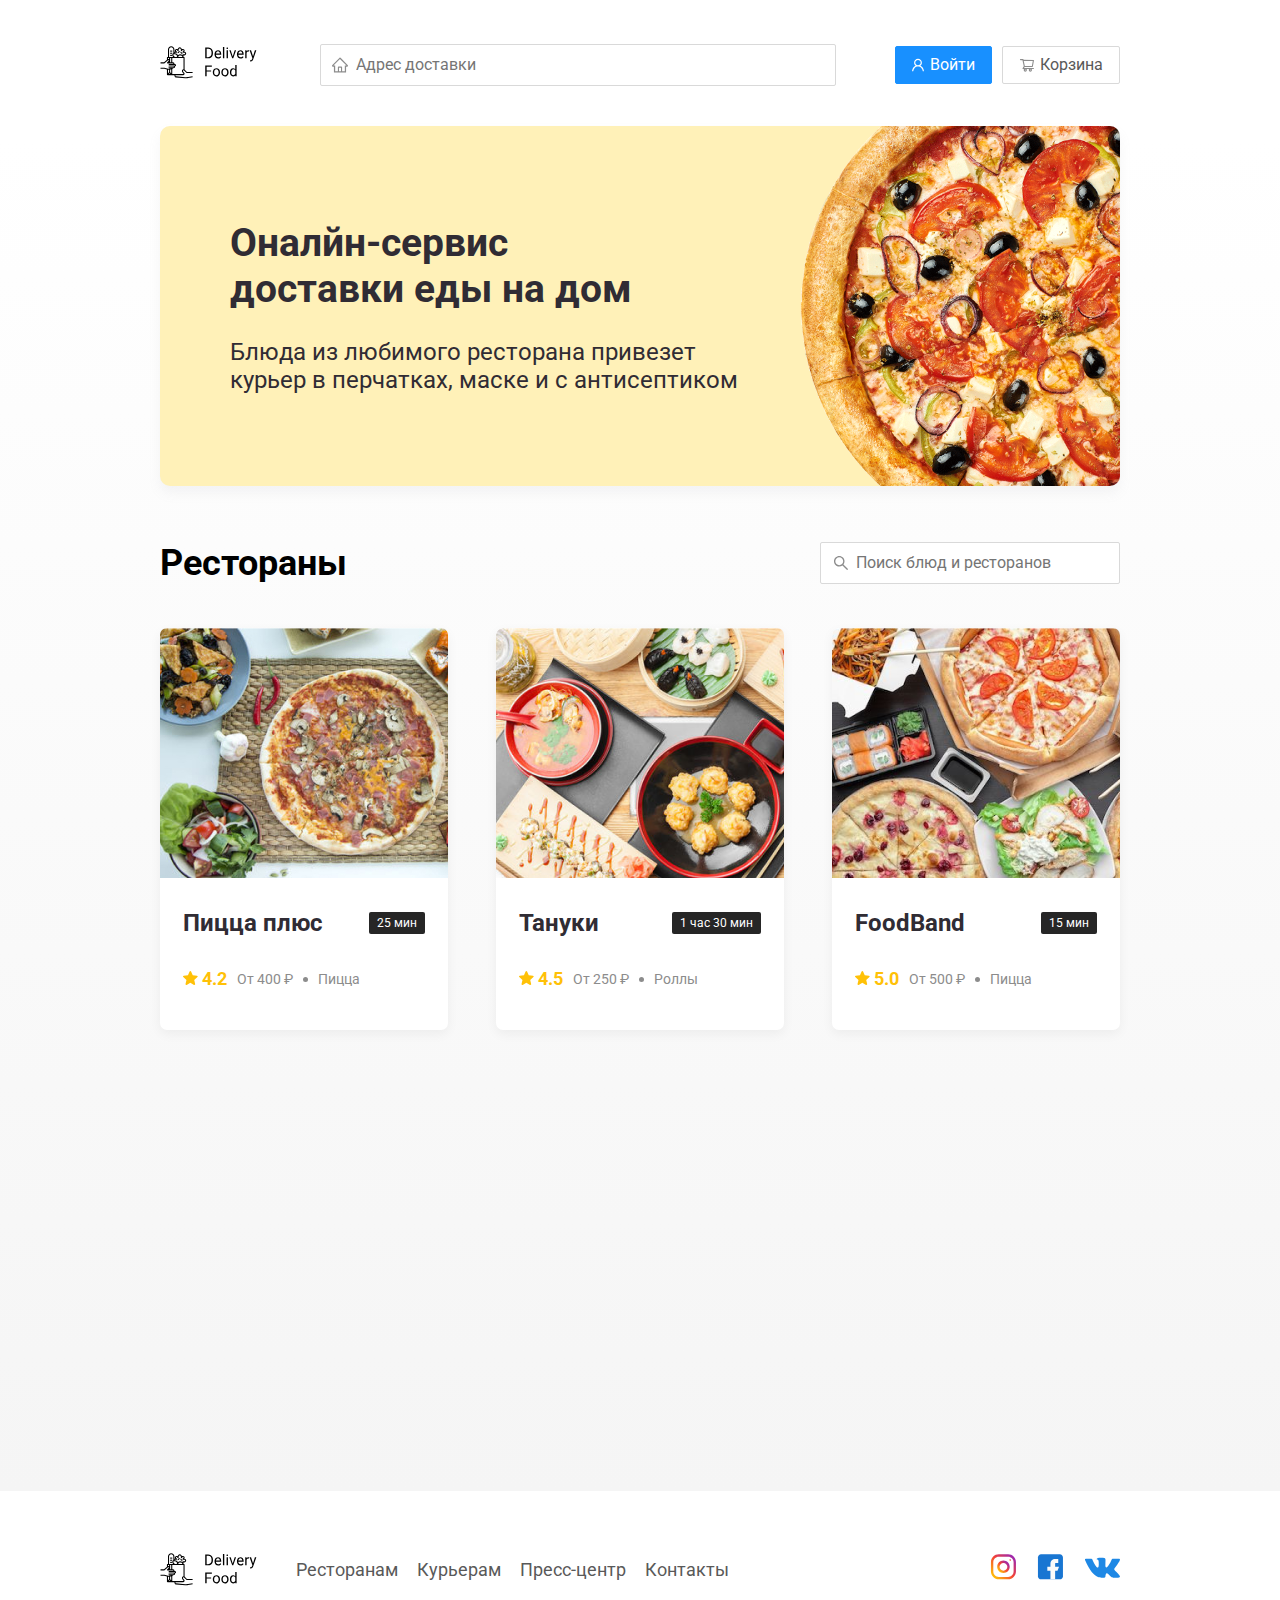
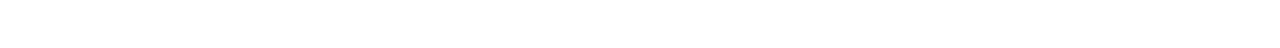
<file: index.html>
<!DOCTYPE html>
<html lang="ru">
    <head>
        <meta charset="UTF-8">
        <meta name="viewport" content="width=device-width, initial-scale=1.0">
        <title>Delivery Food - доставка еды на дом</title>
        <link href="https://fonts.googleapis.com/css?family=Roboto:400,700&display=swap&subset=cyrillic" rel="stylesheet">
        <link rel="stylesheet" href="css\normalize.css">
        <link rel="stylesheet" href="css\animate.css">
        <link rel="stylesheet" href="css/style.css">
    </head>
    <body>
        <div class="container">
            <header class="header"> 
                <a href="index.html" class="logo">
                    <img src="img\logo.svg" alt="Logo">
                </a>                
                <input type="text" class="input address-input" placeholder="Адрес доставки">
                <div class="buttons">
                    <button class="button button-primary">
                        <img src="img/user.svg" alt="user" class="button-icon">
                        <span class="button-text">Войти</span>
                    </button>
                    <button class="button button-basket" id="cart-button">
                        <img src="img/basket.svg" alt="корзина" class="button-icon">
                        <span class="button-text">Корзина</span>
                    </button>
                </div>
            </header>
        </div>

        <main class="main">
            <div class="container">
                <section class="promo animated jackInTheBox">
                    <h1 class="promo-title">Оналйн-сервис <br/> доставки еды на дом</h1>
                    <p class="promo-text">Блюда из любимого ресторана привезет <br> курьер в перчатках, маске и с антисептиком</p>
                </section>
                <section class="restaurant">
                        <div class="section-heading">
                            <h2 class="section-title">Рестораны</h2>
                            <input type="text" class="input search-input" placeholder="Поиск блюд и ресторанов">
                        </div>
                        <div class="cards">                                 
                            
                            
                            <a href="pizza+.html" class="card wow fadeInUp" data-wow-delay="0.2s">
                                <img src="img/pizza+.jpg" alt="image" class="card-image">
                                <div class="card-text">
                                    <div class="card-heading">
                                        <h3 class="card-title">Пицца плюс</h3>
                                        <span class="card-tag tag">25 мин</span>
                                    </div>
                                    <!-- /.card-heading -->                            
                                    <div class="card-info">
                                        <div class="rating">
                                            <img src="img/star.svg" alt="rating" class="star-rating">
                                            4.2
                                        </div>
                                        <div class="price">От 400 ₽</div>
                                        <div class="category">Пицца</div>
                                    </div>
                                    <!-- /.card-info -->
                                </div>
                                <!-- /.card-text -->
                            </a>
                            <!-- /.card-->
        
                            
                            <a href="tanuki.html" class="card wow fadeInUp" data-wow-delay="0.4s">
                                <img src="img/tanuki.png" alt="image" class="card-image">
                                <div class="card-text">
                                    <div class="card-heading">
                                        <h3 class="card-title">Тануки</h3>
                                        <span class="card-tag tag">1 час 30 мин</span>
                                    </div>
                                    <!-- /.card-heading -->                            
                                    <div class="card-info">
                                        <div class="rating">
                                            <img src="img/star.svg" alt="rating" class="star-rating">
                                            4.5
                                        </div>
                                        <div class="price">От 250 ₽</div>
                                        <div class="category">Роллы</div>
                                    </div>
                                    <!-- /.card-info -->
                                </div>
                                <!-- /.card-text -->
                            </a>
                            <!-- /.card-->
        
                           
                            <a href="foodband.html" class="card wow fadeInUp" data-wow-delay="0.6s">
                                <img src="img/foodband.png" alt="image" class="card-image">
                                <div class="card-text">
                                    <div class="card-heading">
                                        <h3 class="card-title">FoodBand</h3>
                                        <span class="card-tag tag">15 мин</span>
                                    </div>
                                    <!-- /.card-heading -->                            
                                    <div class="card-info">
                                        <div class="rating">
                                            <img src="img/star.svg" alt="rating" class="star-rating">
                                            5.0
                                        </div>
                                        <div class="price">От 500 ₽</div>
                                        <div class="category">Пицца</div>
                                    </div>
                                    <!-- /.card-info -->
                                </div>
                                <!-- /.card-text -->
                            </a>
                            <!-- /.card-->
        
                            
                            <a href="zhadinapizza.html" class="card wow fadeInUp" data-wow-delay="0.2s">
                                <img src="img/zhadina.png" alt="image" class="card-image">
                                <div class="card-text">
                                    <div class="card-heading">
                                        <h3 class="card-title">Жадина-пицца</h3>
                                        <span class="card-tag tag">20 мин</span>
                                    </div>
                                    <!-- /.card-heading -->                            
                                    <div class="card-info">
                                        <div class="rating">
                                            <img src="img/star.svg" alt="rating" class="star-rating">
                                            3.7
                                        </div>
                                        <div class="price">От 400 ₽</div>
                                        <div class="category">Пицца/роллы</div>
                                    </div>
                                    <!-- /.card-info -->
                                </div>
                                <!-- /.card-text -->
                            </a>
                            <!-- /.card-->
        
                            
                            <a href="pointfood.html" class="card wow fadeInUp" data-wow-delay="0.4s">
                                <img src="img/point.jpg" alt="image" class="card-image">
                                <div class="card-text">
                                    <div class="card-heading">
                                        <h3 class="card-title">Точка еды</h3>
                                        <span class="card-tag tag">30-40 мин</span>
                                    </div>
                                    <!-- /.card-heading -->                            
                                    <div class="card-info">
                                        <div class="rating">
                                            <img src="img/star.svg" alt="rating" class="star-rating">
                                            4.0
                                        </div>
                                        <div class="price">От 200 ₽</div>
                                        <div class="category">Русская кухня</div>
                                    </div>
                                    <!-- /.card-info -->
                                </div>
                                <!-- /.card-text -->
                            </a>
                            <!-- /.card-->
        
                            
                            <a href="pizzaburger.html" class="card wow fadeInUp" data-wow-delay="0.6s">
                                <img src="img/pizzaburger.png" alt="image" class="card-image">
                                <div class="card-text">
                                    <div class="card-heading">
                                        <h3 class="card-title">PizzaBurger</h3>
                                        <span class="card-tag tag">20-30 мин</span>
                                    </div>
                                    <!-- /.card-heading -->                            
                                    <div class="card-info">
                                        <div class="rating">
                                            <img src="img/star.svg" alt="rating" class="star-rating">
                                            4.9
                                        </div>
                                        <div class="price">От 500 ₽</div>
                                        <div class="category">Пицца/бургеры</div>
                                    </div>
                                    <!-- /.card-info -->
                                </div>
                                <!-- /.card-text -->
                            </a>
                            <!-- /.card-->
                        
        
                </section>
            </div>
        </main>

        <footer class="footer">
            <div class="container">
                <div class="footer-block">
                    <img src="img/logo.svg" alt="logo" class="logo footer-logo">
                    <nav class="footer-nav">
                        <a href="#" class="footer-link">Ресторанам</a>
                        <a href="#" class="footer-link">Курьерам</a>
                        <a href="#" class="footer-link">Пресс-центр</a>
                        <a href="#" class="footer-link">Контакты</a>
                    </nav>
                    <div class="social-links">
                        <a href="#" class="social-link"><img src="img/insta.svg" alt=""></a>
                        <a href="#" class="social-link"><img src="img/facebook.svg" alt=""></a>
                        <a href="#" class="social-link"><img src="img/vk.svg" alt=""></a>
                    </div>
                </div>
            </div>
        </footer>
        <div class="modal">
            <div class="modal-dialog">
                <div class="modal-header">
                    <h3 class="modal-title">Корзина</h3>
                    <button class="close">&times;</button>
                </div>
                <div class="modal-body">
                    <div class="food-row">
                        <span class="food-name">Маргарита</span>
                        <strong class="food-price">450 ₽</strong>
                        <div class="food-counter">
                            <button class="counter-button">-</button>
                            <span class="counter">2</span>
                            <button class="counter-button">+</button>
                        </div>
                    </div>
                    <div class="food-row">
                        <span class="food-name">Сет Филадельфия</span>
                        <strong class="food-price">1125 ₽</strong>
                        <div class="food-counter">
                            <button class="counter-button">-</button>
                            <span class="counter">1</span>
                            <button class="counter-button">+</button>
                        </div>
                    </div>
                    <div class="food-row">
                        <span class="food-name">Четыре сыра</span>
                        <strong class="food-price">450 ₽</strong>
                        <div class="food-counter">
                            <button class="counter-button">-</button>
                            <span class="counter">1</span>
                            <button class="counter-button">+</button>
                        </div>
                    </div>
                    <div class="food-row">
                        <span class="food-name">Чили бургер</span>
                        <strong class="food-price">360 ₽</strong>
                        <div class="food-counter">
                            <button class="counter-button">-</button>
                            <span class="counter">1</span>
                            <button class="counter-button">+</button>
                        </div>
                    </div>
                    <div class="food-row">
                        <span class="food-name">Бургер классик</span>
                        <strong class="food-price">350 ₽</strong>
                        <div class="food-counter">
                            <button class="counter-button">-</button>
                            <span class="counter">1</span>
                            <button class="counter-button">+</button>
                        </div>
                    </div>
                </div>
                <div class="modal-footer">
                    <span class="pricetag">3185 ₽</span>
                    <div class="footer-buttons">
                        <button class="button button-primary">Оформить заказ</button>
                        <button class="button">Отмена</button>
                    </div>
                </div>
            </div>
        </div>
        <script src="js/wow.min.js"></script>
        <script src="js/main.js"></script>
    </body>
</html>
</file>
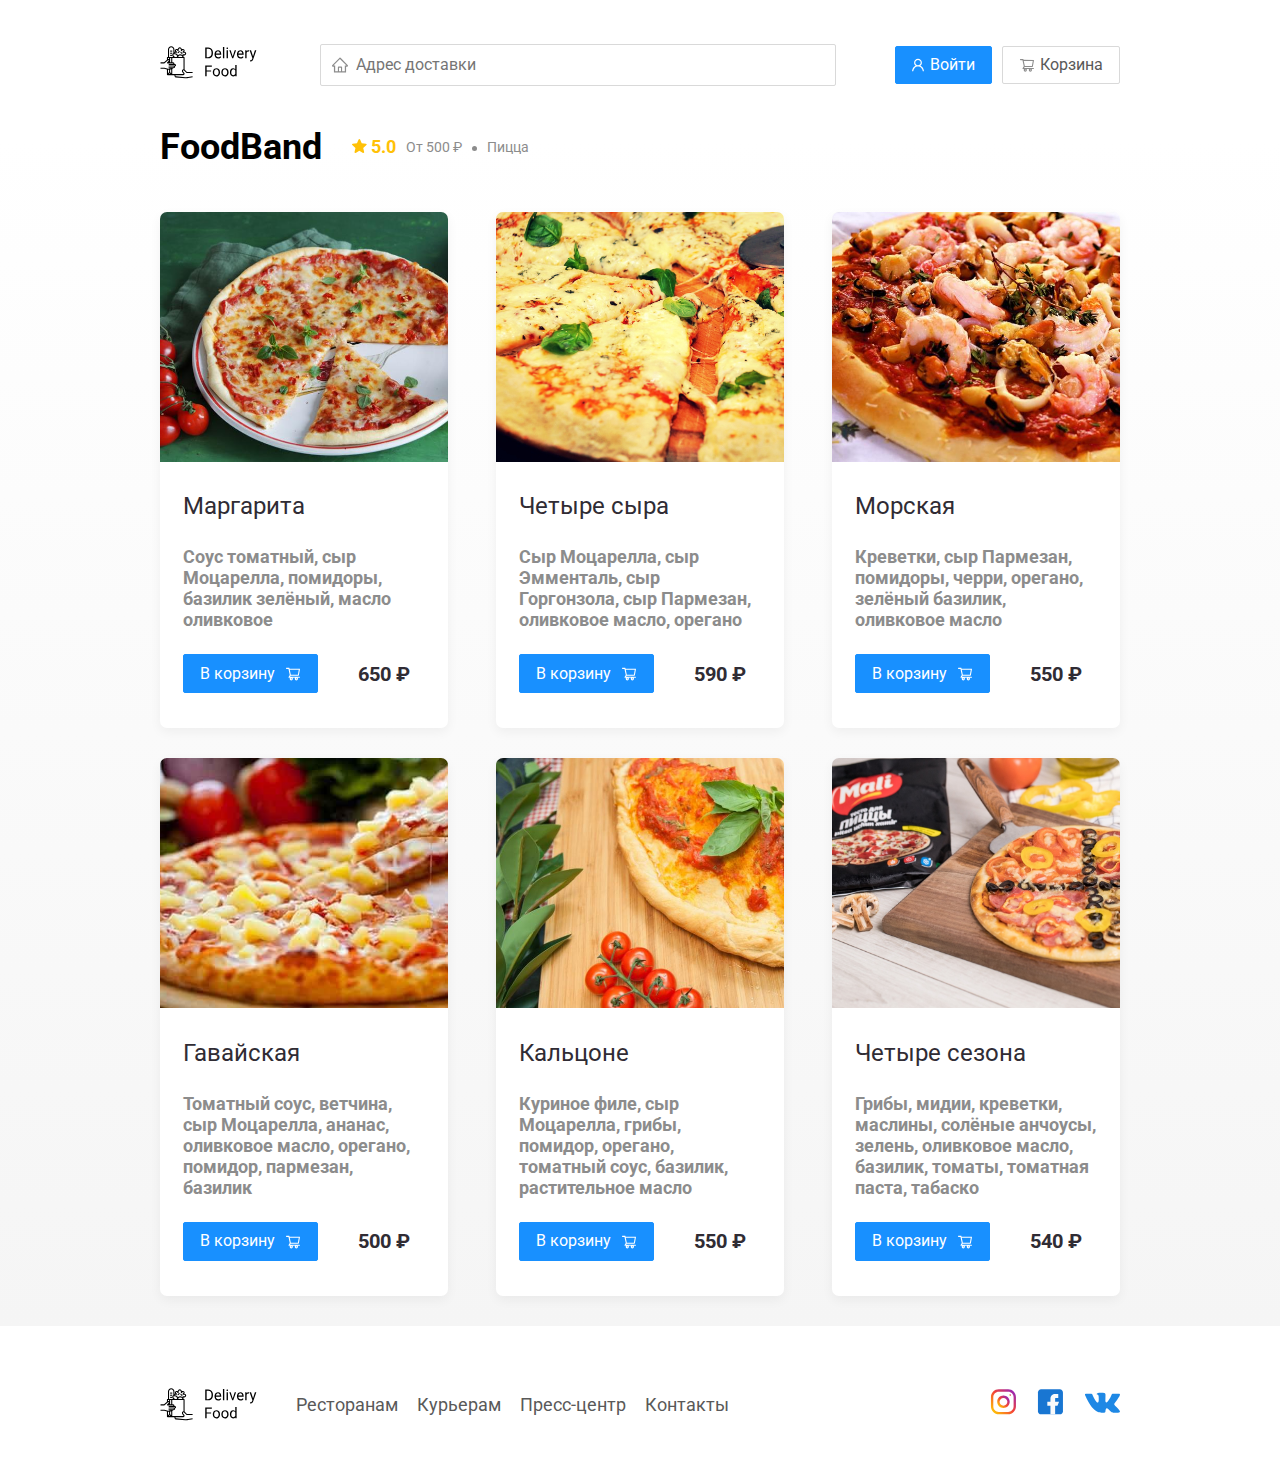
<file: foodband.html>
<!DOCTYPE html>
<html lang="ru">
    <head>
        <meta charset="UTF-8">
        <meta name="viewport" content="width=device-width, initial-scale=1.0">
        <title>FoodBand - доставка еды на дом</title>
        <link href="https://fonts.googleapis.com/css?family=Roboto:400,700&display=swap&subset=cyrillic" rel="stylesheet">
        <link rel="stylesheet" href="css\normalize.css">
        <link rel="stylesheet" href="css\animate.css">
        <link rel="stylesheet" href="css/style.css">
    </head>
    <body>
        <div class="container">
            <header class="header"> 
                <a href="index.html" class="logo">
                    <img src="img\logo.svg" alt="Logo">
                </a>                
                <input type="text" class="input address-input" placeholder="Адрес доставки">
                <div class="buttons">
                    <button class="button button-primary">
                        <img src="img/user.svg" alt="user" class="button-icon">
                        <span class="button-text">Войти</span>
                    </button>
                    <button class="button button-basket" id="cart-button">
                        <img src="img/basket.svg" alt="корзина" class="button-icon">
                        <span class="button-text">Корзина</span>
                    </button>
                </div>
            </header>
        </div>

        <main class="main">
            <div class="container">
                <section class="restaurant">
                        <div class="section-heading">
                            <h2 class="section-title">FoodBand</h2>
                            <div class="card-info">
                                <div class="rating">
                                    <img src="img/star.svg" alt="rating" class="star-rating">
                                    5.0
                                </div>
                                <div class="price">От 500 ₽</div>
                                <div class="category">Пицца</div>
                            </div>
                            <!-- /.card-info -->
                        </div>
                        <div class="cards">
                            
                            
                            <div class="card wow fadeInUp" data-wow-delay="0.2s">
                                <img src="pizza/margarita.jpg" alt="image" class="card-image">
                                <div class="card-text">
                                    <div class="card-heading">
                                        <h3 class="card-title card-title-reg">Маргарита</h3>                                        
                                    </div>
                                    <!-- /.card-heading --> 
                                    <div class="card-info">                                  
                                        <div class="ingredients">Соус томатный, сыр Моцарелла, помидоры, базилик зелёный, масло оливковое</div>
                                    </div>
                                    <!-- /.card-info -->
                                    <div class="card-buttons">
                                        <button class="button button-primary">
                                            <span class="button-card-text">В корзину</span>
                                            <img src="img/whitebasket.svg" alt="" class="button-card-image">
                                        </button>
                                        <strong class="card-price-bold">650 ₽</strong>
                                    </div>                           
                                </div>
                                <!-- /.card-text -->
                            </div>
                            <!-- /.card-->
        
                            
                            <div class="card wow fadeInUp" data-wow-delay="0.4s">
                                <img src="pizza/4cheese.jpg" alt="image" class="card-image">
                                <div class="card-text">
                                    <div class="card-heading">
                                        <h3 class="card-title card-title-reg">Четыре сыра</h3>                                        
                                    </div>
                                    <!-- /.card-heading --> 
                                    <div class="card-info">                                  
                                        <div class="ingredients">Сыр Моцарелла, сыр Эмменталь, сыр Горгонзола, сыр Пармезан, оливковое масло, орегано</div>
                                    </div>
                                    <!-- /.card-info -->
                                    <div class="card-buttons">
                                        <button class="button button-primary">
                                            <span class="button-card-text">В корзину</span>
                                            <img src="img/whitebasket.svg" alt="" class="button-card-image">
                                        </button>
                                        <strong class="card-price-bold">590 ₽</strong>
                                    </div>                           
                                </div>
                                <!-- /.card-text -->
                            </div>
                            <!-- /.card-->
        
                           
                            <div class="card wow fadeInUp" data-wow-delay="0.6s">
                                <img src="pizza/sea.jpg" alt="image" class="card-image">
                                <div class="card-text">
                                    <div class="card-heading">
                                        <h3 class="card-title card-title-reg">Морская</h3>                                        
                                    </div>
                                    <!-- /.card-heading --> 
                                    <div class="card-info">                                  
                                        <div class="ingredients">Креветки, сыр Пармезан, помидоры, черри, орегано, зелёный базилик, оливковое масло</div>
                                    </div>
                                    <!-- /.card-info -->
                                    <div class="card-buttons">
                                        <button class="button button-primary">
                                            <span class="button-card-text">В корзину</span>
                                            <img src="img/whitebasket.svg" alt="" class="button-card-image">
                                        </button>
                                        <strong class="card-price-bold">550 ₽</strong>
                                    </div>                           
                                </div>
                                <!-- /.card-text -->
                            </div>
                            <!-- /.card-->
        
                            
                            <div class="card wow fadeInUp" data-wow-delay="0.8s">
                                <img src="pizza/gavay.jpg" alt="image" class="card-image">
                                <div class="card-text">
                                    <div class="card-heading">
                                        <h3 class="card-title card-title-reg">Гавайская</h3>                                        
                                    </div>
                                    <!-- /.card-heading --> 
                                    <div class="card-info">                                  
                                        <div class="ingredients">Томатный соус, ветчина, сыр Моцарелла, ананас, оливковое масло, орегано, помидор, пармезан, базилик</div>
                                    </div>
                                    <!-- /.card-info -->
                                    <div class="card-buttons">
                                        <button class="button button-primary">
                                            <span class="button-card-text">В корзину</span>
                                            <img src="img/whitebasket.svg" alt="" class="button-card-image">
                                        </button>
                                        <strong class="card-price-bold">500 ₽</strong>
                                    </div>                           
                                </div>
                                <!-- /.card-text -->
                            </div>
                            <!-- /.card-->
        
                            
                            <div class="card wow fadeInUp" data-wow-delay="1s">
                                <img src="pizza/kalcone.jpg" alt="image" class="card-image">
                                <div class="card-text">
                                    <div class="card-heading">
                                        <h3 class="card-title card-title-reg">Кальцоне</h3>                                        
                                    </div>
                                    <!-- /.card-heading --> 
                                    <div class="card-info">                                  
                                        <div class="ingredients">Куриное филе, сыр Моцарелла, грибы, помидор, орегано, томатный соус, базилик, растительное масло</div>
                                    </div>
                                    <!-- /.card-info -->
                                    <div class="card-buttons">
                                        <button class="button button-primary">
                                            <span class="button-card-text">В корзину</span>
                                            <img src="img/whitebasket.svg" alt="" class="button-card-image">
                                        </button>
                                        <strong class="card-price-bold">550 ₽</strong>
                                    </div>                           
                                </div>
                                <!-- /.card-text -->
                            </div>
                            <!-- /.card-->
        
                            
                            <div class="card wow fadeInUp" data-wow-delay="1.2s">
                                <img src="pizza/4season.jpg" alt="image" class="card-image">
                                <div class="card-text">
                                    <div class="card-heading">
                                        <h3 class="card-title card-title-reg">Четыре сезона</h3>                                        
                                    </div>
                                    <!-- /.card-heading --> 
                                    <div class="card-info">                                  
                                        <div class="ingredients">Грибы, мидии, креветки, маслины, солёные анчоусы, зелень, оливковое масло, базилик, томаты, томатная паста, табаско</div>
                                    </div>
                                    <!-- /.card-info -->
                                    <div class="card-buttons">
                                        <button class="button button-primary">
                                            <span class="button-card-text">В корзину</span>
                                            <img src="img/whitebasket.svg" alt="" class="button-card-image">
                                        </button>
                                        <strong class="card-price-bold">540 ₽</strong>
                                    </div>                           
                                </div>
                                <!-- /.card-text -->
                            </div>
                            <!-- /.card-->
                        
        
                </section>
            </div>
        </main>


        <footer class="footer">
            <div class="container">
                <div class="footer-block">
                    <img src="img/logo.svg" alt="logo" class="logo footer-logo">
                    <nav class="footer-nav">
                        <a href="#" class="footer-link">Ресторанам</a>
                        <a href="#" class="footer-link">Курьерам</a>
                        <a href="#" class="footer-link">Пресс-центр</a>
                        <a href="#" class="footer-link">Контакты</a>
                    </nav>
                    <div class="social-links">
                        <a href="#" class="social-link"><img src="img/insta.svg" alt=""></a>
                        <a href="#" class="social-link"><img src="img/facebook.svg" alt=""></a>
                        <a href="#" class="social-link"><img src="img/vk.svg" alt=""></a>
                    </div>
                </div>
            </div>
        </footer>
        <div class="modal">
            <div class="modal-dialog">
                <div class="modal-header">
                    <h3 class="modal-title">Корзина</h3>
                    <button class="close">&times;</button>
                </div>
                <div class="modal-body">
                    <div class="food-row">
                        <span class="food-name">Маргарита</span>
                        <strong class="food-price">450 ₽</strong>
                        <div class="food-counter">
                            <button class="counter-button">-</button>
                            <span class="counter">2</span>
                            <button class="counter-button">+</button>
                        </div>
                    </div>
                    <div class="food-row">
                        <span class="food-name">Сет Филадельфия</span>
                        <strong class="food-price">1125 ₽</strong>
                        <div class="food-counter">
                            <button class="counter-button">-</button>
                            <span class="counter">1</span>
                            <button class="counter-button">+</button>
                        </div>
                    </div>
                    <div class="food-row">
                        <span class="food-name">Четыре сыра</span>
                        <strong class="food-price">450 ₽</strong>
                        <div class="food-counter">
                            <button class="counter-button">-</button>
                            <span class="counter">1</span>
                            <button class="counter-button">+</button>
                        </div>
                    </div>
                    <div class="food-row">
                        <span class="food-name">Чили бургер</span>
                        <strong class="food-price">360 ₽</strong>
                        <div class="food-counter">
                            <button class="counter-button">-</button>
                            <span class="counter">1</span>
                            <button class="counter-button">+</button>
                        </div>
                    </div>
                    <div class="food-row">
                        <span class="food-name">Бургер классик</span>
                        <strong class="food-price">350 ₽</strong>
                        <div class="food-counter">
                            <button class="counter-button">-</button>
                            <span class="counter">1</span>
                            <button class="counter-button">+</button>
                        </div>
                    </div>
                </div>
                <div class="modal-footer">
                    <span class="pricetag">3185 ₽</span>
                    <div class="footer-buttons">
                        <button class="button button-primary">Оформить заказ</button>
                        <button class="button">Отмена</button>
                    </div>
                </div>
            </div>
        </div>
        <script src="js/wow.min.js"></script>
        <script src="js/main.js"></script>
    </body>
</html>
</file>
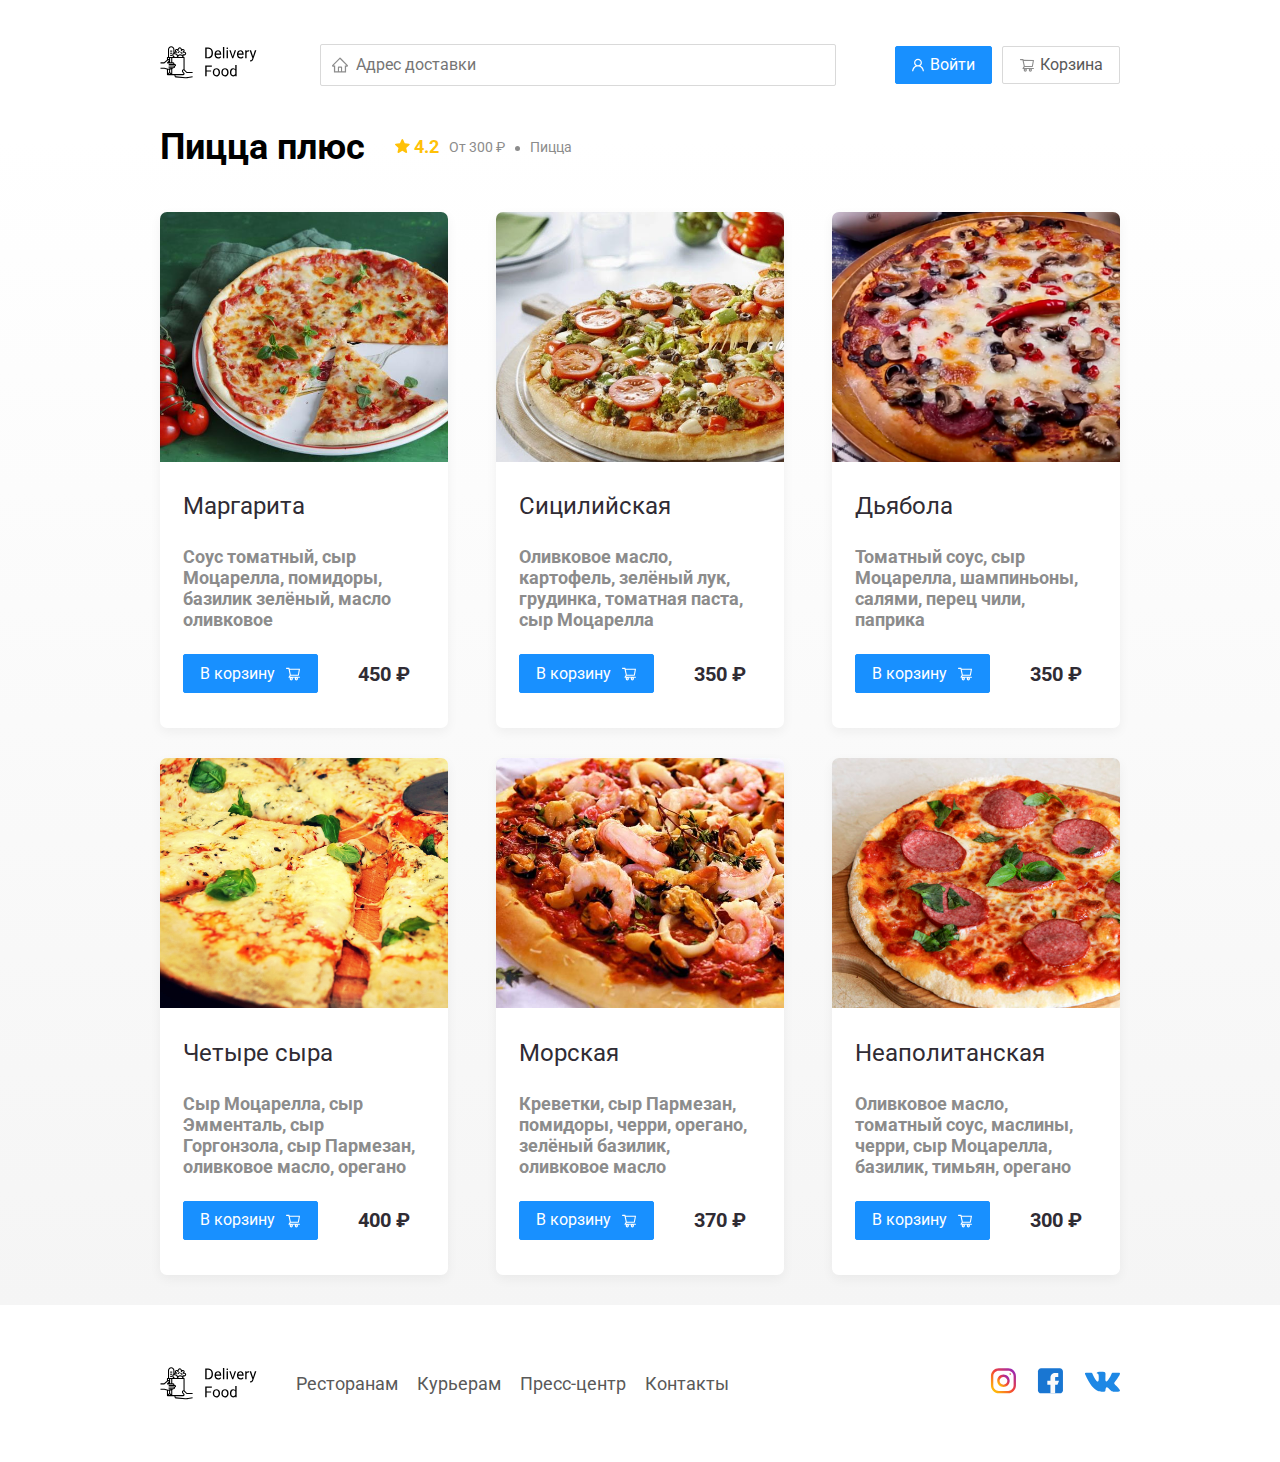
<file: pizza+.html>
<!DOCTYPE html>
<html lang="ru">
    <head>
        <meta charset="UTF-8">
        <meta name="viewport" content="width=device-width, initial-scale=1.0">
        <title>Пицца плюс - доставка еды на дом</title>
        <link href="https://fonts.googleapis.com/css?family=Roboto:400,700&display=swap&subset=cyrillic" rel="stylesheet">
        <link rel="stylesheet" href="css\normalize.css">
        <link rel="stylesheet" href="css\animate.css">
        <link rel="stylesheet" href="css/style.css">
    </head>
    <body>
        <div class="container">
            <header class="header"> 
                <a href="index.html" class="logo">
                    <img src="img\logo.svg" alt="Logo">
                </a>                
                <input type="text" class="input address-input" placeholder="Адрес доставки">
                <div class="buttons">
                    <button class="button button-primary">
                        <img src="img/user.svg" alt="user" class="button-icon">
                        <span class="button-text">Войти</span>
                    </button>
                    <button class="button button-basket" id="cart-button">
                        <img src="img/basket.svg" alt="корзина" class="button-icon">
                        <span class="button-text">Корзина</span>
                    </button>
                </div>
            </header>
        </div>

        <main class="main">
            <div class="container">
                <section class="restaurant">
                        <div class="section-heading">
                            <h2 class="section-title">Пицца плюс</h2>
                            <div class="card-info">
                                <div class="rating">
                                    <img src="img/star.svg" alt="rating" class="star-rating">
                                    4.2
                                </div>
                                <div class="price">От 300 ₽</div>
                                <div class="category">Пицца</div>
                            </div>
                            <!-- /.card-info -->
                        </div>
                        <div class="cards">
                            
                            
                            <div class="card wow fadeInUp" data-wow-delay="0.2s">
                                <img src="pizza/margarita.jpg" alt="image" class="card-image">
                                <div class="card-text">
                                    <div class="card-heading">
                                        <h3 class="card-title card-title-reg">Маргарита</h3>                                        
                                    </div>
                                    <!-- /.card-heading --> 
                                    <div class="card-info">                                  
                                        <div class="ingredients">Соус томатный, сыр Моцарелла, помидоры, базилик зелёный, масло оливковое</div>
                                    </div>
                                    <!-- /.card-info -->
                                    <div class="card-buttons">
                                        <button class="button button-primary">
                                            <span class="button-card-text">В корзину</span>
                                            <img src="img/whitebasket.svg" alt="" class="button-card-image">
                                        </button>
                                        <strong class="card-price-bold">450 ₽</strong>
                                    </div>                           
                                </div>
                                <!-- /.card-text -->
                            </div>
                            <!-- /.card-->
        
                            
                            <div class="card wow fadeInUp" data-wow-delay="0.4s">
                                <img src="pizza/sicillian.jpg" alt="image" class="card-image">
                                <div class="card-text">
                                    <div class="card-heading">
                                        <h3 class="card-title card-title-reg">Сицилийская</h3>                                        
                                    </div>
                                    <!-- /.card-heading --> 
                                    <div class="card-info">                                  
                                        <div class="ingredients">Оливковое масло, картофель, зелёный лук, грудинка, томатная паста, сыр Моцарелла</div>
                                    </div>
                                    <!-- /.card-info -->
                                    <div class="card-buttons">
                                        <button class="button button-primary">
                                            <span class="button-card-text">В корзину</span>
                                            <img src="img/whitebasket.svg" alt="" class="button-card-image">
                                        </button>
                                        <strong class="card-price-bold">350 ₽</strong>
                                    </div>                           
                                </div>
                                <!-- /.card-text -->
                            </div>
                            <!-- /.card-->
        
                           
                            <div class="card wow fadeInUp" data-wow-delay="0.6s">
                                <img src="pizza/devil.jpg" alt="image" class="card-image">
                                <div class="card-text">
                                    <div class="card-heading">
                                        <h3 class="card-title card-title-reg">Дьябола</h3>                                        
                                    </div>
                                    <!-- /.card-heading --> 
                                    <div class="card-info">                                  
                                        <div class="ingredients">Томатный соус, сыр Моцарелла, шампиньоны, салями, перец чили, паприка</div>
                                    </div>
                                    <!-- /.card-info -->
                                    <div class="card-buttons">
                                        <button class="button button-primary">
                                            <span class="button-card-text">В корзину</span>
                                            <img src="img/whitebasket.svg" alt="" class="button-card-image">
                                        </button>
                                        <strong class="card-price-bold">350 ₽</strong>
                                    </div>                           
                                </div>
                                <!-- /.card-text -->
                            </div>
                            <!-- /.card-->
        
                            
                            <div class="card wow fadeInUp" data-wow-delay="0.8s">
                                <img src="pizza/4cheese.jpg" alt="image" class="card-image">
                                <div class="card-text">
                                    <div class="card-heading">
                                        <h3 class="card-title card-title-reg">Четыре сыра</h3>                                        
                                    </div>
                                    <!-- /.card-heading --> 
                                    <div class="card-info">                                  
                                        <div class="ingredients">Сыр Моцарелла, сыр Эмменталь, сыр Горгонзола, сыр Пармезан, оливковое масло, орегано</div>
                                    </div>
                                    <!-- /.card-info -->
                                    <div class="card-buttons">
                                        <button class="button button-primary">
                                            <span class="button-card-text">В корзину</span>
                                            <img src="img/whitebasket.svg" alt="" class="button-card-image">
                                        </button>
                                        <strong class="card-price-bold">400 ₽</strong>
                                    </div>                           
                                </div>
                                <!-- /.card-text -->
                            </div>
                            <!-- /.card-->
        
                            
                            <div class="card wow fadeInUp" data-wow-delay="1s">
                                <img src="pizza/sea.jpg" alt="image" class="card-image">
                                <div class="card-text">
                                    <div class="card-heading">
                                        <h3 class="card-title card-title-reg">Морская</h3>                                        
                                    </div>
                                    <!-- /.card-heading --> 
                                    <div class="card-info">                                  
                                        <div class="ingredients">Креветки, сыр Пармезан, помидоры, черри, орегано, зелёный базилик, оливковое масло</div>
                                    </div>
                                    <!-- /.card-info -->
                                    <div class="card-buttons">
                                        <button class="button button-primary">
                                            <span class="button-card-text">В корзину</span>
                                            <img src="img/whitebasket.svg" alt="" class="button-card-image">
                                        </button>
                                        <strong class="card-price-bold">370 ₽</strong>
                                    </div>                           
                                </div>
                                <!-- /.card-text -->
                            </div>
                            <!-- /.card-->
        
                            
                            <div class="card wow fadeInUp" data-wow-delay="1.2s">
                                <img src="pizza/neapol.jpg" alt="image" class="card-image">
                                <div class="card-text">
                                    <div class="card-heading">
                                        <h3 class="card-title card-title-reg">Неаполитанская</h3>                                        
                                    </div>
                                    <!-- /.card-heading --> 
                                    <div class="card-info">                                  
                                        <div class="ingredients">Оливковое масло, томатный соус, маслины, черри, сыр Моцарелла, базилик, тимьян, орегано</div>
                                    </div>
                                    <!-- /.card-info -->
                                    <div class="card-buttons">
                                        <button class="button button-primary">
                                            <span class="button-card-text">В корзину</span>
                                            <img src="img/whitebasket.svg" alt="" class="button-card-image">
                                        </button>
                                        <strong class="card-price-bold">300 ₽</strong>
                                    </div>                           
                                </div>
                                <!-- /.card-text -->
                            </div>
                            <!-- /.card-->
                        
        
                </section>
            </div>
        </main>


        <footer class="footer">
            <div class="container">
                <div class="footer-block">
                    <img src="img/logo.svg" alt="logo" class="logo footer-logo">
                    <nav class="footer-nav">
                        <a href="#" class="footer-link">Ресторанам</a>
                        <a href="#" class="footer-link">Курьерам</a>
                        <a href="#" class="footer-link">Пресс-центр</a>
                        <a href="#" class="footer-link">Контакты</a>
                    </nav>
                    <div class="social-links">
                        <a href="#" class="social-link"><img src="img/insta.svg" alt=""></a>
                        <a href="#" class="social-link"><img src="img/facebook.svg" alt=""></a>
                        <a href="#" class="social-link"><img src="img/vk.svg" alt=""></a>
                    </div>
                </div>
            </div>
        </footer>

        <div class="modal">
            <div class="modal-dialog">
                <div class="modal-header">
                    <h3 class="modal-title">Корзина</h3>
                    <button class="close">&times;</button>
                </div>
                <div class="modal-body">
                    <div class="food-row">
                        <span class="food-name">Маргарита</span>
                        <strong class="food-price">450 ₽</strong>
                        <div class="food-counter">
                            <button class="counter-button">-</button>
                            <span class="counter">2</span>
                            <button class="counter-button">+</button>
                        </div>
                    </div>
                    <div class="food-row">
                        <span class="food-name">Сет Филадельфия</span>
                        <strong class="food-price">1125 ₽</strong>
                        <div class="food-counter">
                            <button class="counter-button">-</button>
                            <span class="counter">1</span>
                            <button class="counter-button">+</button>
                        </div>
                    </div>
                    <div class="food-row">
                        <span class="food-name">Четыре сыра</span>
                        <strong class="food-price">450 ₽</strong>
                        <div class="food-counter">
                            <button class="counter-button">-</button>
                            <span class="counter">1</span>
                            <button class="counter-button">+</button>
                        </div>
                    </div>
                    <div class="food-row">
                        <span class="food-name">Чили бургер</span>
                        <strong class="food-price">360 ₽</strong>
                        <div class="food-counter">
                            <button class="counter-button">-</button>
                            <span class="counter">1</span>
                            <button class="counter-button">+</button>
                        </div>
                    </div>
                    <div class="food-row">
                        <span class="food-name">Бургер классик</span>
                        <strong class="food-price">350 ₽</strong>
                        <div class="food-counter">
                            <button class="counter-button">-</button>
                            <span class="counter">1</span>
                            <button class="counter-button">+</button>
                        </div>
                    </div>
                </div>
                <div class="modal-footer">
                    <span class="pricetag">3185 ₽</span>
                    <div class="footer-buttons">
                        <button class="button button-primary">Оформить заказ</button>
                        <button class="button">Отмена</button>
                    </div>
                </div>
            </div>
        </div>
        <script src="js/wow.min.js"></script>
        <script src="js/main.js"></script>
    </body>
</html>
</file>
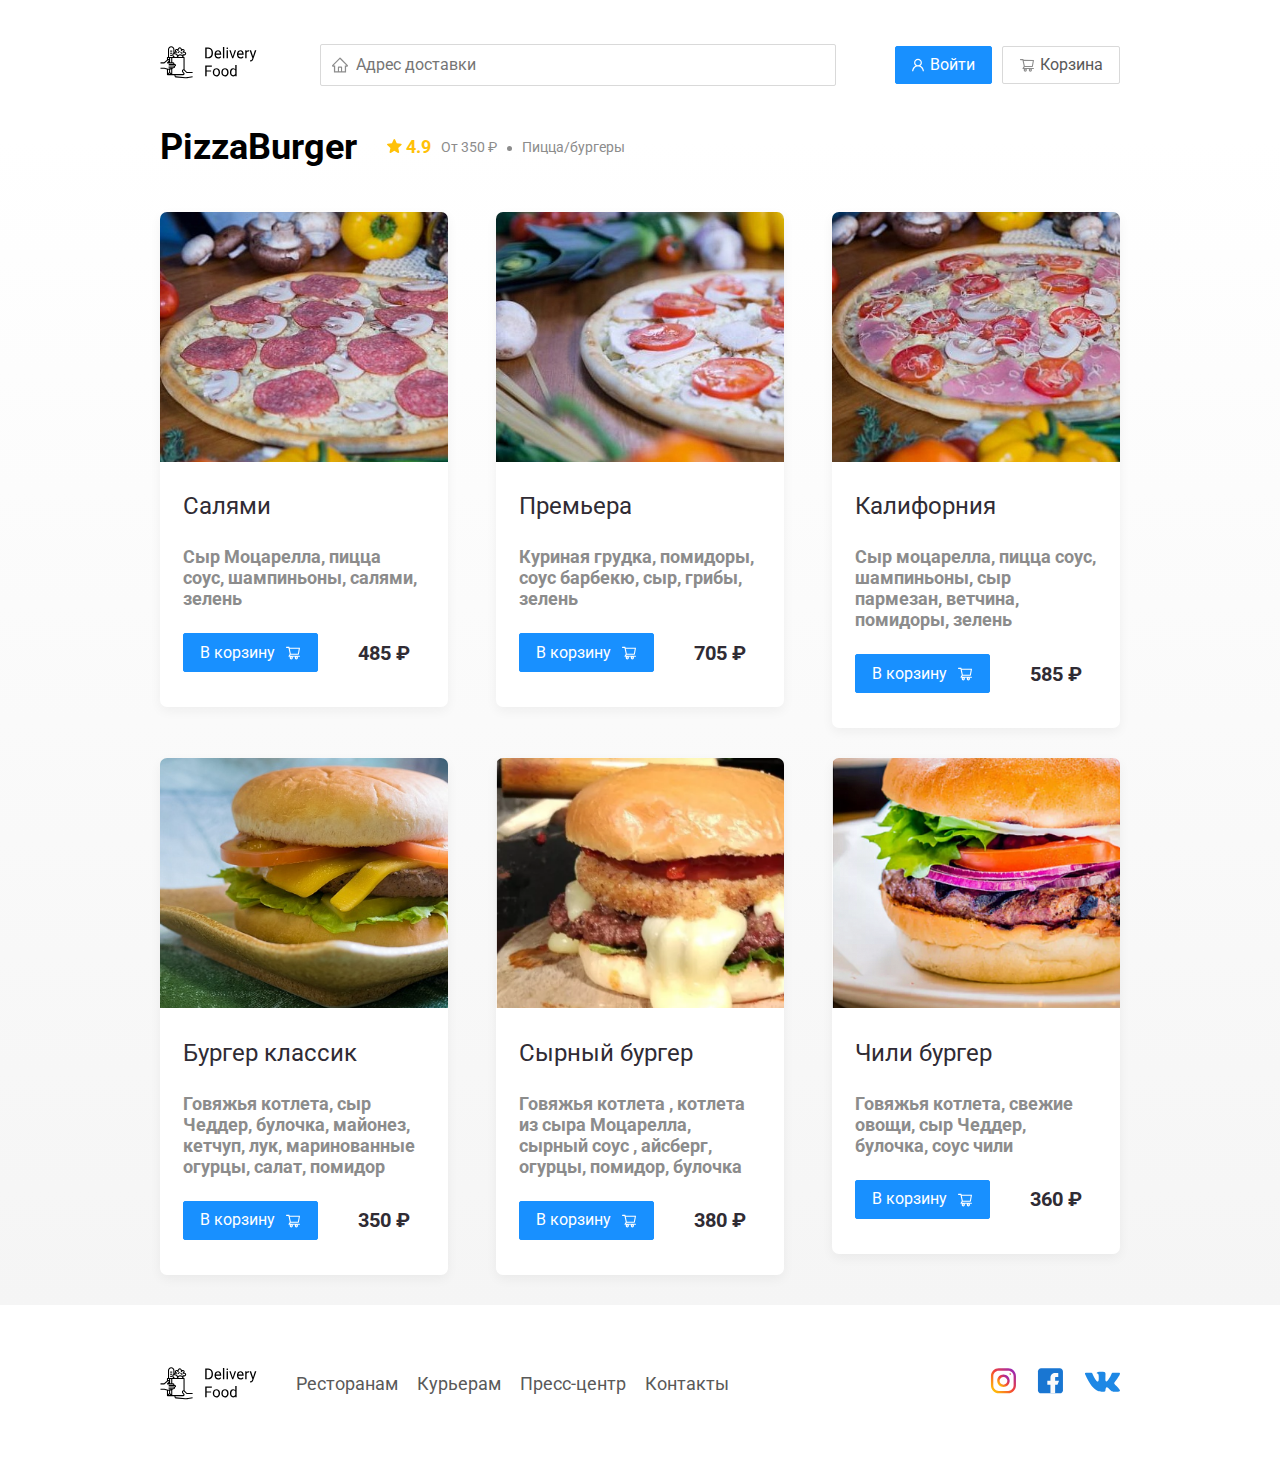
<file: pizzaburger.html>
<!DOCTYPE html>
<html lang="ru">
    <head>
        <meta charset="UTF-8">
        <meta name="viewport" content="width=device-width, initial-scale=1.0">
        <title>PizzaBurger - доставка еды на дом</title>
        <link href="https://fonts.googleapis.com/css?family=Roboto:400,700&display=swap&subset=cyrillic" rel="stylesheet">
        <link rel="stylesheet" href="css\normalize.css">
        <link rel="stylesheet" href="css\animate.css">
        <link rel="stylesheet" href="css/style.css">
    </head>
    <body>
        <div class="container">
            <header class="header"> 
                <a href="index.html" class="logo">
                    <img src="img\logo.svg" alt="Logo">
                </a>                
                <input type="text" class="input address-input" placeholder="Адрес доставки">
                <div class="buttons">
                    <button class="button button-primary">
                        <img src="img/user.svg" alt="user" class="button-icon">
                        <span class="button-text">Войти</span>
                    </button>
                    <button class="button button-basket" id="cart-button">
                        <img src="img/basket.svg" alt="корзина" class="button-icon">
                        <span class="button-text">Корзина</span>
                    </button>
                </div>
            </header>
        </div>

        <main class="main">
            <div class="container">
                <section class="restaurant">
                        <div class="section-heading">
                            <h2 class="section-title">PizzaBurger</h2>
                            <div class="card-info">
                                <div class="rating">
                                    <img src="img/star.svg" alt="rating" class="star-rating">
                                    4.9
                                </div>
                                <div class="price">От 350 ₽</div>
                                <div class="category">Пицца/бургеры</div>
                            </div>
                            <!-- /.card-info -->
                        </div>
                        <div class="cards">
                            
                            
                            <div class="card wow fadeInUp" data-wow-delay="0.2s">
                                <img src="pizza/salyami.jpg" alt="image" class="card-image">
                                <div class="card-text">
                                    <div class="card-heading">
                                        <h3 class="card-title card-title-reg">Салями</h3>                                        
                                    </div>
                                    <!-- /.card-heading --> 
                                    <div class="card-info">                                  
                                        <div class="ingredients">Сыр Моцарелла, пицца соус, шампиньоны, салями, зелень</div>
                                    </div>
                                    <!-- /.card-info -->
                                    <div class="card-buttons">
                                        <button class="button button-primary">
                                            <span class="button-card-text">В корзину</span>
                                            <img src="img/whitebasket.svg" alt="" class="button-card-image">
                                        </button>
                                        <strong class="card-price-bold">485 ₽</strong>
                                    </div>                           
                                </div>
                                <!-- /.card-text -->
                            </div>
                            <!-- /.card-->
        
                            
                            <div class="card wow fadeInUp" data-wow-delay="0.4s">
                                <img src="pizza/premier.jpg" alt="image" class="card-image">
                                <div class="card-text">
                                    <div class="card-heading">
                                        <h3 class="card-title card-title-reg">Премьера</h3>                                        
                                    </div>
                                    <!-- /.card-heading --> 
                                    <div class="card-info">                                  
                                        <div class="ingredients">Куриная грудка, помидоры, соус барбекю, сыр, грибы, зелень</div>
                                    </div>
                                    <!-- /.card-info -->
                                    <div class="card-buttons">
                                        <button class="button button-primary">
                                            <span class="button-card-text">В корзину</span>
                                            <img src="img/whitebasket.svg" alt="" class="button-card-image">
                                        </button>
                                        <strong class="card-price-bold">705 ₽</strong>
                                    </div>                           
                                </div>
                                <!-- /.card-text -->
                            </div>
                            <!-- /.card-->
        
                           
                            <div class="card wow fadeInUp" data-wow-delay="0.6s">
                                <img src="pizza/californiya.jpg" alt="image" class="card-image">
                                <div class="card-text">
                                    <div class="card-heading">
                                        <h3 class="card-title card-title-reg">Калифорния</h3>                                        
                                    </div>
                                    <!-- /.card-heading --> 
                                    <div class="card-info">                                  
                                        <div class="ingredients">Сыр моцарелла, пицца соус, шампиньоны, сыр пармезан, ветчина, помидоры, зелень</div>
                                    </div>
                                    <!-- /.card-info -->
                                    <div class="card-buttons">
                                        <button class="button button-primary">
                                            <span class="button-card-text">В корзину</span>
                                            <img src="img/whitebasket.svg" alt="" class="button-card-image">
                                        </button>
                                        <strong class="card-price-bold">585 ₽</strong>
                                    </div>                           
                                </div>
                                <!-- /.card-text -->
                            </div>
                            <!-- /.card-->
        
                            
                            <div class="card wow fadeInUp" data-wow-delay="0.8s">
                                <img src="burger/classik.jpg" alt="image" class="card-image">
                                <div class="card-text">
                                    <div class="card-heading">
                                        <h3 class="card-title card-title-reg">Бургер классик</h3>                                        
                                    </div>
                                    <!-- /.card-heading --> 
                                    <div class="card-info">                                  
                                        <div class="ingredients">Говяжья котлета, сыр Чеддер, булочка, майонез, кетчуп, лук, маринованные огурцы, салат, помидор</div>
                                    </div>
                                    <!-- /.card-info -->
                                    <div class="card-buttons">
                                        <button class="button button-primary">
                                            <span class="button-card-text">В корзину</span>
                                            <img src="img/whitebasket.svg" alt="" class="button-card-image">
                                        </button>
                                        <strong class="card-price-bold">350 ₽</strong>
                                    </div>                           
                                </div>
                                <!-- /.card-text -->
                            </div>
                            <!-- /.card-->
        
                            
                            <div class="card wow fadeInUp" data-wow-delay="1s">
                                <img src="burger/cheese.png" alt="image" class="card-image">
                                <div class="card-text">
                                    <div class="card-heading">
                                        <h3 class="card-title card-title-reg">Сырный бургер</h3>                                        
                                    </div>
                                    <!-- /.card-heading --> 
                                    <div class="card-info">                                  
                                        <div class="ingredients">Говяжья котлета , котлета из сыра Моцарелла, сырный соус , айсберг, огурцы, помидор, булочка</div>
                                    </div>
                                    <!-- /.card-info -->
                                    <div class="card-buttons">
                                        <button class="button button-primary">
                                            <span class="button-card-text">В корзину</span>
                                            <img src="img/whitebasket.svg" alt="" class="button-card-image">
                                        </button>
                                        <strong class="card-price-bold">380 ₽</strong>
                                    </div>                           
                                </div>
                                <!-- /.card-text -->
                            </div>
                            <!-- /.card-->
        
                            
                            <div class="card wow fadeInUp" data-wow-delay="1.2s">
                                <img src="burger/chili.png" alt="image" class="card-image">
                                <div class="card-text">
                                    <div class="card-heading">
                                        <h3 class="card-title card-title-reg">Чили бургер</h3>                                        
                                    </div>
                                    <!-- /.card-heading --> 
                                    <div class="card-info">                                  
                                        <div class="ingredients">Говяжья котлета, свежие овощи, сыр Чеддер, булочка, соус чили</div>
                                    </div>
                                    <!-- /.card-info -->
                                    <div class="card-buttons">
                                        <button class="button button-primary">
                                            <span class="button-card-text">В корзину</span>
                                            <img src="img/whitebasket.svg" alt="" class="button-card-image">
                                        </button>
                                        <strong class="card-price-bold">360 ₽</strong>
                                    </div>                           
                                </div>
                                <!-- /.card-text -->
                            </div>
                            <!-- /.card-->
                        
        
                </section>
            </div>
        </main>

        <footer class="footer">
            <div class="container">
                <div class="footer-block">
                    <img src="img/logo.svg" alt="logo" class="logo footer-logo">
                    <nav class="footer-nav">
                        <a href="#" class="footer-link">Ресторанам</a>
                        <a href="#" class="footer-link">Курьерам</a>
                        <a href="#" class="footer-link">Пресс-центр</a>
                        <a href="#" class="footer-link">Контакты</a>
                    </nav>
                    <div class="social-links">
                        <a href="#" class="social-link"><img src="img/insta.svg" alt=""></a>
                        <a href="#" class="social-link"><img src="img/facebook.svg" alt=""></a>
                        <a href="#" class="social-link"><img src="img/vk.svg" alt=""></a>
                    </div>
                </div>
            </div>
        </footer>
        <div class="modal">
            <div class="modal-dialog">
                <div class="modal-header">
                    <h3 class="modal-title">Корзина</h3>
                    <button class="close">&times;</button>
                </div>
                <div class="modal-body">
                    <div class="food-row">
                        <span class="food-name">Маргарита</span>
                        <strong class="food-price">450 ₽</strong>
                        <div class="food-counter">
                            <button class="counter-button">-</button>
                            <span class="counter">2</span>
                            <button class="counter-button">+</button>
                        </div>
                    </div>
                    <div class="food-row">
                        <span class="food-name">Сет Филадельфия</span>
                        <strong class="food-price">1125 ₽</strong>
                        <div class="food-counter">
                            <button class="counter-button">-</button>
                            <span class="counter">1</span>
                            <button class="counter-button">+</button>
                        </div>
                    </div>
                    <div class="food-row">
                        <span class="food-name">Четыре сыра</span>
                        <strong class="food-price">450 ₽</strong>
                        <div class="food-counter">
                            <button class="counter-button">-</button>
                            <span class="counter">1</span>
                            <button class="counter-button">+</button>
                        </div>
                    </div>
                    <div class="food-row">
                        <span class="food-name">Чили бургер</span>
                        <strong class="food-price">360 ₽</strong>
                        <div class="food-counter">
                            <button class="counter-button">-</button>
                            <span class="counter">1</span>
                            <button class="counter-button">+</button>
                        </div>
                    </div>
                    <div class="food-row">
                        <span class="food-name">Бургер классик</span>
                        <strong class="food-price">350 ₽</strong>
                        <div class="food-counter">
                            <button class="counter-button">-</button>
                            <span class="counter">1</span>
                            <button class="counter-button">+</button>
                        </div>
                    </div>
                </div>
                <div class="modal-footer">
                    <span class="pricetag">3185 ₽</span>
                    <div class="footer-buttons">
                        <button class="button button-primary">Оформить заказ</button>
                        <button class="button">Отмена</button>
                    </div>
                </div>
            </div>
        </div>
        <script src="js/wow.min.js"></script>
        <script src="js/main.js"></script>
    </body>
</html>
</file>
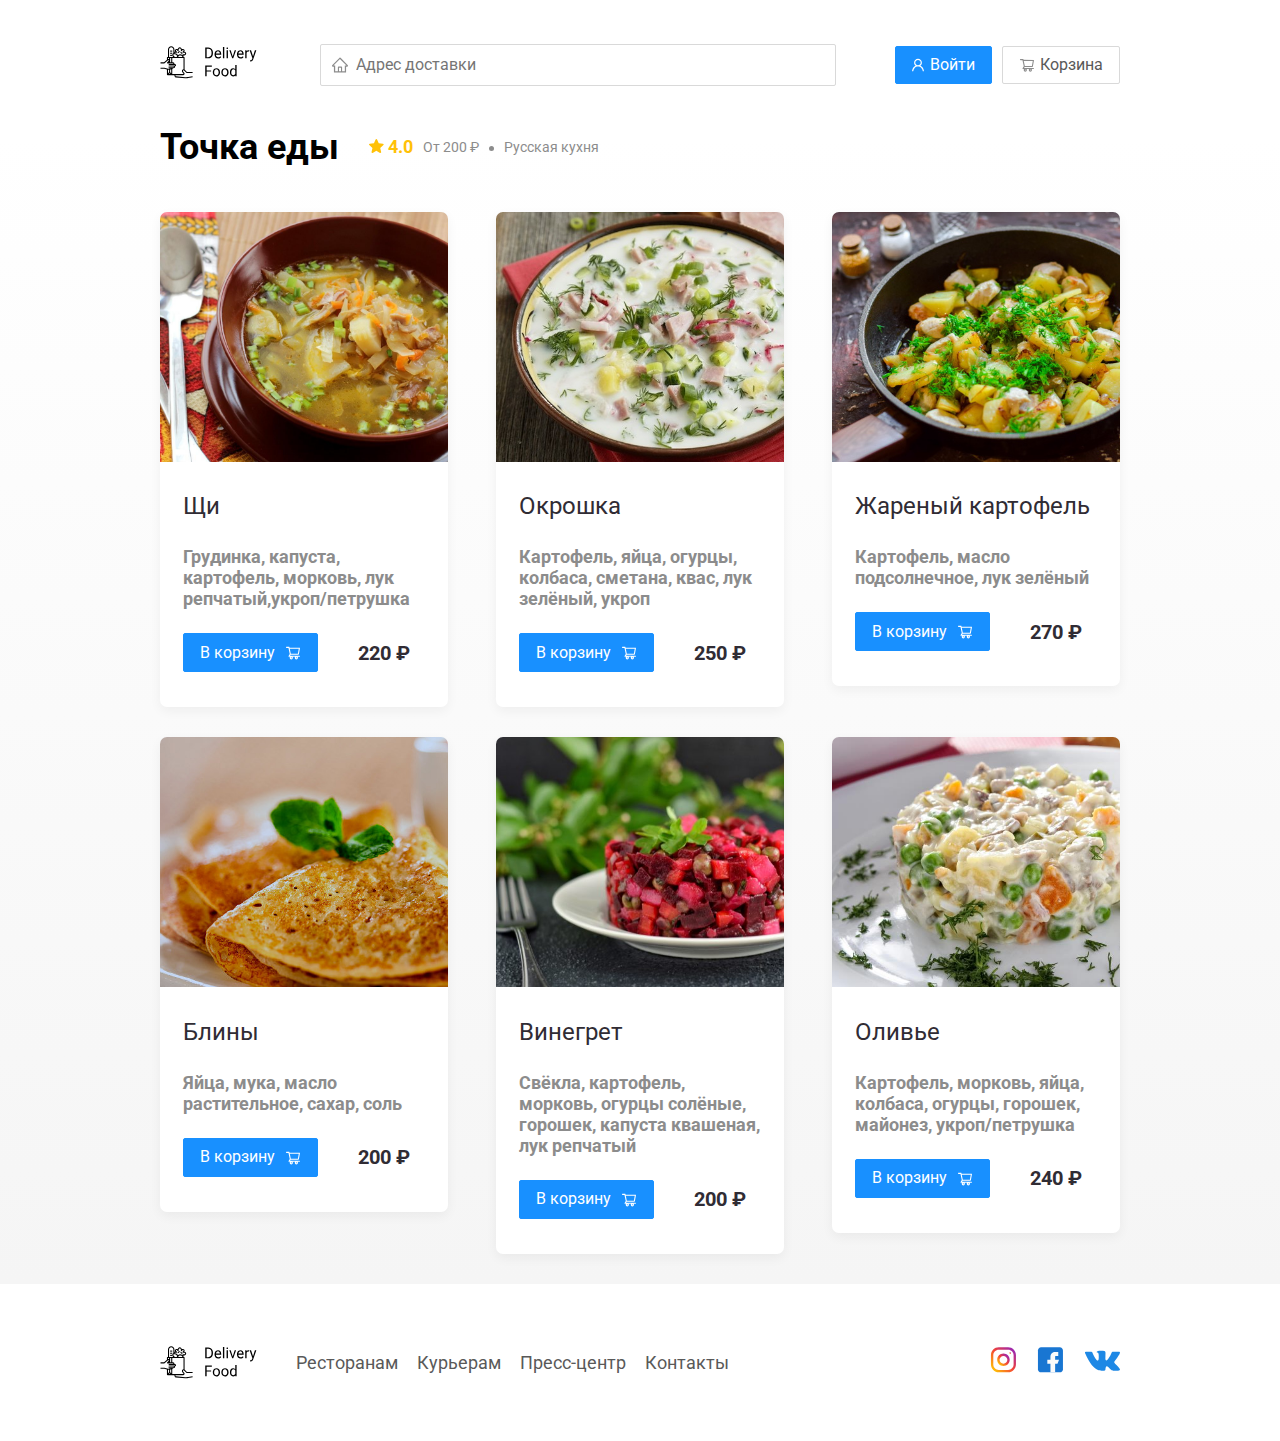
<file: pointfood.html>
<!DOCTYPE html>
<html lang="ru">
    <head>
        <meta charset="UTF-8">
        <meta name="viewport" content="width=device-width, initial-scale=1.0">
        <title>Точка еды - доставка еды на дом</title>
        <link href="https://fonts.googleapis.com/css?family=Roboto:400,700&display=swap&subset=cyrillic" rel="stylesheet">
        <link rel="stylesheet" href="css\normalize.css">
        <link rel="stylesheet" href="css\animate.css">
        <link rel="stylesheet" href="css/style.css">
    </head>
    <body>
        <div class="container">
            <header class="header"> 
                <a href="index.html" class="logo">
                    <img src="img\logo.svg" alt="Logo">
                </a>                
                <input type="text" class="input address-input" placeholder="Адрес доставки">
                <div class="buttons">
                    <button class="button button-primary">
                        <img src="img/user.svg" alt="user" class="button-icon">
                        <span class="button-text">Войти</span>
                    </button>
                    <button class="button button-basket" id="cart-button">
                        <img src="img/basket.svg" alt="корзина" class="button-icon">
                        <span class="button-text">Корзина</span>
                    </button>
                </div>
            </header>
        </div>

        <main class="main">
            <div class="container">
                <section class="restaurant">
                        <div class="section-heading">
                            <h2 class="section-title">Точка еды</h2>
                            <div class="card-info">
                                <div class="rating">
                                    <img src="img/star.svg" alt="rating" class="star-rating">
                                    4.0
                                </div>
                                <div class="price">От 200 ₽</div>
                                <div class="category">Русская кухня</div>
                            </div>
                            <!-- /.card-info -->
                        </div>
                        <div class="cards">
                            
                            
                            <div class="card wow fadeInUp" data-wow-delay="0.2s">
                                <img src="rus/shi.jpg" alt="image" class="card-image">
                                <div class="card-text">
                                    <div class="card-heading">
                                        <h3 class="card-title card-title-reg">Щи</h3>                                        
                                    </div>
                                    <!-- /.card-heading --> 
                                    <div class="card-info">                                  
                                        <div class="ingredients">Грудинка, капуста, картофель, морковь, лук репчатый,укроп/петрушка</div>
                                    </div>
                                    <!-- /.card-info -->
                                    <div class="card-buttons">
                                        <button class="button button-primary">
                                            <span class="button-card-text">В корзину</span>
                                            <img src="img/whitebasket.svg" alt="" class="button-card-image">
                                        </button>
                                        <strong class="card-price-bold">220 ₽</strong>
                                    </div>                           
                                </div>
                                <!-- /.card-text -->
                            </div>
                            <!-- /.card-->
        
                            
                            <div class="card wow fadeInUp" data-wow-delay="0.4s">
                                <img src="rus/okroshka.jpg" alt="image" class="card-image">
                                <div class="card-text">
                                    <div class="card-heading">
                                        <h3 class="card-title card-title-reg">Окрошка</h3>                                        
                                    </div>
                                    <!-- /.card-heading --> 
                                    <div class="card-info">                                  
                                        <div class="ingredients">Картофель, яйца, огурцы, колбаса, сметана, квас, лук зелёный, укроп</div>
                                    </div>
                                    <!-- /.card-info -->
                                    <div class="card-buttons">
                                        <button class="button button-primary">
                                            <span class="button-card-text">В корзину</span>
                                            <img src="img/whitebasket.svg" alt="" class="button-card-image">
                                        </button>
                                        <strong class="card-price-bold">250 ₽</strong>
                                    </div>                           
                                </div>
                                <!-- /.card-text -->
                            </div>
                            <!-- /.card-->
        
                           
                            <div class="card wow fadeInUp" data-wow-delay="0.6s">
                                <img src="rus/kartoshka.jpg" alt="image" class="card-image">
                                <div class="card-text">
                                    <div class="card-heading">
                                        <h3 class="card-title card-title-reg">Жареный картофель</h3>                                        
                                    </div>
                                    <!-- /.card-heading --> 
                                    <div class="card-info">                                  
                                        <div class="ingredients">Картофель, масло подсолнечное, лук зелёный</div>
                                    </div>
                                    <!-- /.card-info -->
                                    <div class="card-buttons">
                                        <button class="button button-primary">
                                            <span class="button-card-text">В корзину</span>
                                            <img src="img/whitebasket.svg" alt="" class="button-card-image">
                                        </button>
                                        <strong class="card-price-bold">270 ₽</strong>
                                    </div>                           
                                </div>
                                <!-- /.card-text -->
                            </div>
                            <!-- /.card-->
        
                            
                            <div class="card wow fadeInUp" data-wow-delay="0.8s">
                                <img src="rus/blini.jpg" alt="image" class="card-image">
                                <div class="card-text">
                                    <div class="card-heading">
                                        <h3 class="card-title card-title-reg">Блины</h3>                                        
                                    </div>
                                    <!-- /.card-heading --> 
                                    <div class="card-info">                                  
                                        <div class="ingredients">Яйца, мука, масло растительное, сахар, соль</div>
                                    </div>
                                    <!-- /.card-info -->
                                    <div class="card-buttons">
                                        <button class="button button-primary">
                                            <span class="button-card-text">В корзину</span>
                                            <img src="img/whitebasket.svg" alt="" class="button-card-image">
                                        </button>
                                        <strong class="card-price-bold">200 ₽</strong>
                                    </div>                           
                                </div>
                                <!-- /.card-text -->
                            </div>
                            <!-- /.card-->
        
                            
                            <div class="card wow fadeInUp" data-wow-delay="1s">
                                <img src="rus/vinegret.jpeg" alt="image" class="card-image">
                                <div class="card-text">
                                    <div class="card-heading">
                                        <h3 class="card-title card-title-reg">Винегрет</h3>                                        
                                    </div>
                                    <!-- /.card-heading --> 
                                    <div class="card-info">                                  
                                        <div class="ingredients">Свёкла, картофель, морковь, огурцы солёные, горошек, капуста квашеная, лук репчатый</div>
                                    </div>
                                    <!-- /.card-info -->
                                    <div class="card-buttons">
                                        <button class="button button-primary">
                                            <span class="button-card-text">В корзину</span>
                                            <img src="img/whitebasket.svg" alt="" class="button-card-image">
                                        </button>
                                        <strong class="card-price-bold">200 ₽</strong>
                                    </div>                           
                                </div>
                                <!-- /.card-text -->
                            </div>
                            <!-- /.card-->
        
                            
                            <div class="card wow fadeInUp" data-wow-delay="1.2s">
                                <img src="rus/olivye.jpg" alt="image" class="card-image">
                                <div class="card-text">
                                    <div class="card-heading">
                                        <h3 class="card-title card-title-reg">Оливье</h3>                                        
                                    </div>
                                    <!-- /.card-heading --> 
                                    <div class="card-info">                                  
                                        <div class="ingredients">Картофель, морковь, яйца, колбаса, огурцы, горошек, майонез, укроп/петрушка</div>
                                    </div>
                                    <!-- /.card-info -->
                                    <div class="card-buttons">
                                        <button class="button button-primary">
                                            <span class="button-card-text">В корзину</span>
                                            <img src="img/whitebasket.svg" alt="" class="button-card-image">
                                        </button>
                                        <strong class="card-price-bold">240 ₽</strong>
                                    </div>                           
                                </div>
                                <!-- /.card-text -->
                            </div>
                            <!-- /.card-->
                        
        
                </section>
            </div>
        </main>


        <footer class="footer">
            <div class="container">
                <div class="footer-block">
                    <img src="img/logo.svg" alt="logo" class="logo footer-logo">
                    <nav class="footer-nav">
                        <a href="#" class="footer-link">Ресторанам</a>
                        <a href="#" class="footer-link">Курьерам</a>
                        <a href="#" class="footer-link">Пресс-центр</a>
                        <a href="#" class="footer-link">Контакты</a>
                    </nav>
                    <div class="social-links">
                        <a href="#" class="social-link"><img src="img/insta.svg" alt=""></a>
                        <a href="#" class="social-link"><img src="img/facebook.svg" alt=""></a>
                        <a href="#" class="social-link"><img src="img/vk.svg" alt=""></a>
                    </div>
                </div>
            </div>
        </footer>
        <div class="modal">
            <div class="modal-dialog">
                <div class="modal-header">
                    <h3 class="modal-title">Корзина</h3>
                    <button class="close">&times;</button>
                </div>
                <div class="modal-body">
                    <div class="food-row">
                        <span class="food-name">Маргарита</span>
                        <strong class="food-price">450 ₽</strong>
                        <div class="food-counter">
                            <button class="counter-button">-</button>
                            <span class="counter">2</span>
                            <button class="counter-button">+</button>
                        </div>
                    </div>
                    <div class="food-row">
                        <span class="food-name">Сет Филадельфия</span>
                        <strong class="food-price">1125 ₽</strong>
                        <div class="food-counter">
                            <button class="counter-button">-</button>
                            <span class="counter">1</span>
                            <button class="counter-button">+</button>
                        </div>
                    </div>
                    <div class="food-row">
                        <span class="food-name">Четыре сыра</span>
                        <strong class="food-price">450 ₽</strong>
                        <div class="food-counter">
                            <button class="counter-button">-</button>
                            <span class="counter">1</span>
                            <button class="counter-button">+</button>
                        </div>
                    </div>
                    <div class="food-row">
                        <span class="food-name">Чили бургер</span>
                        <strong class="food-price">360 ₽</strong>
                        <div class="food-counter">
                            <button class="counter-button">-</button>
                            <span class="counter">1</span>
                            <button class="counter-button">+</button>
                        </div>
                    </div>
                    <div class="food-row">
                        <span class="food-name">Бургер классик</span>
                        <strong class="food-price">350 ₽</strong>
                        <div class="food-counter">
                            <button class="counter-button">-</button>
                            <span class="counter">1</span>
                            <button class="counter-button">+</button>
                        </div>
                    </div>
                </div>
                <div class="modal-footer">
                    <span class="pricetag">3185 ₽</span>
                    <div class="footer-buttons">
                        <button class="button button-primary">Оформить заказ</button>
                        <button class="button">Отмена</button>
                    </div>
                </div>
            </div>
        </div>
        <script src="js/wow.min.js"></script>
        <script src="js/main.js"></script>
    </body>
</html>
</file>
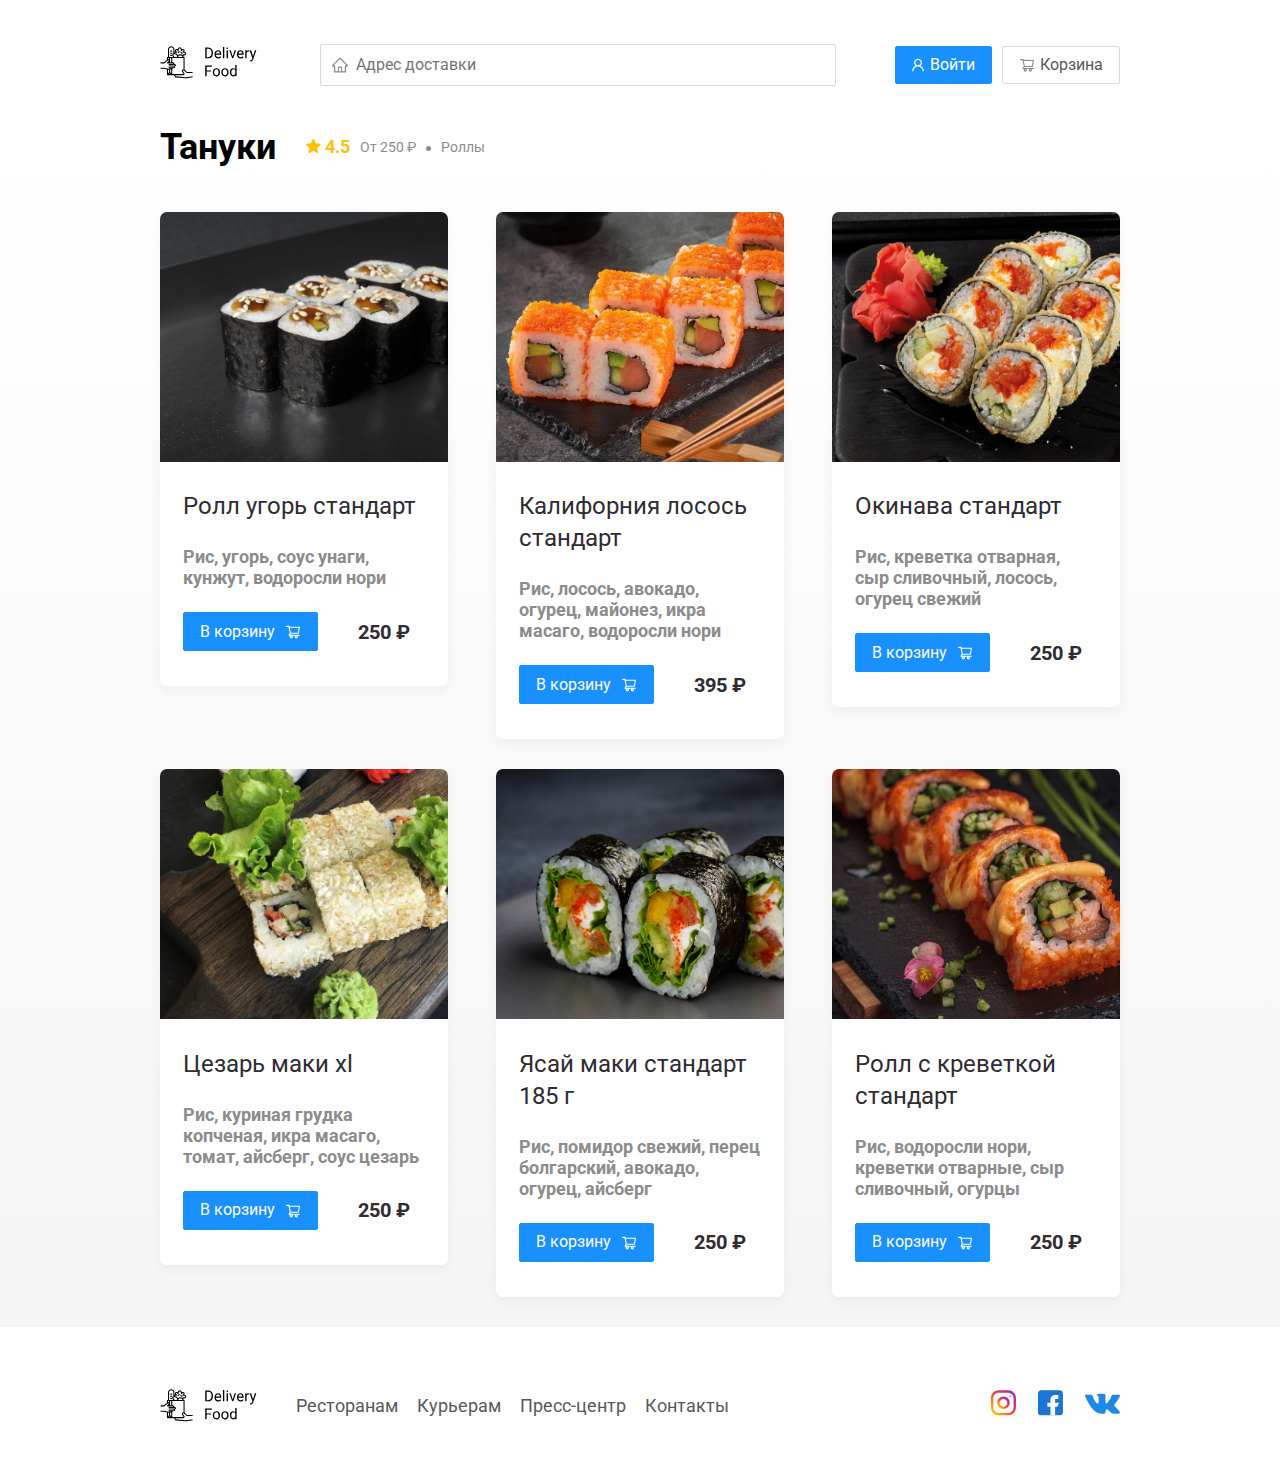
<file: tanuki.html>
<!DOCTYPE html>
<html lang="ru">
    <head>
        <meta charset="UTF-8">
        <meta name="viewport" content="width=device-width, initial-scale=1.0">
        <title>Тануки - доставка еды на дом</title>
        <link href="https://fonts.googleapis.com/css?family=Roboto:400,700&display=swap&subset=cyrillic" rel="stylesheet">
        <link rel="stylesheet" href="css\normalize.css">
        <link rel="stylesheet" href="css\animate.css">
        <link rel="stylesheet" href="css/style.css">
    </head>
    <body>
        <div class="container">
            <header class="header"> 
                <a href="index.html" class="logo">
                    <img src="img\logo.svg" alt="Logo">
                </a>  
                <input type="text" class="input address-input" placeholder="Адрес доставки">
                <div class="buttons">
                    <button class="button button-primary">
                        <img src="img/user.svg" alt="user" class="button-icon">
                        <span class="button-text">Войти</span>
                    </button>
                    <button class="button button-basket" id="cart-button">
                        <img src="img/basket.svg" alt="корзина" class="button-icon">
                        <span class="button-text">Корзина</span>
                    </button>
                </div>
            </header>
        </div>

        <main class="main">
            <div class="container">
                <section class="restaurant">
                        <div class="section-heading">
                            <h2 class="section-title">Тануки</h2>
                            <div class="card-info">
                                <div class="rating">
                                    <img src="img/star.svg" alt="rating" class="star-rating">
                                    4.5
                                </div>
                                <div class="price">От 250 ₽</div>
                                <div class="category">Роллы</div>
                            </div>
                            <!-- /.card-info -->
                        </div>
                        <div class="cards">
                            
                            
                            <div class="card wow fadeInUp" data-wow-delay="0.2s">
                                <img src="sushi/ugor.jpg" alt="image" class="card-image">
                                <div class="card-text">
                                    <div class="card-heading">
                                        <h3 class="card-title card-title-reg">Ролл угорь стандарт</h3>                                        
                                    </div>
                                    <!-- /.card-heading --> 
                                    <div class="card-info">                                  
                                        <div class="ingredients">Рис, угорь, соус унаги, кунжут, водоросли нори</div>
                                    </div>
                                    <!-- /.card-info -->
                                    <div class="card-buttons">
                                        <button class="button button-primary">
                                            <span class="button-card-text">В корзину</span>
                                            <img src="img/whitebasket.svg" alt="" class="button-card-image">
                                        </button>
                                        <strong class="card-price-bold">250 ₽</strong>
                                    </div>                           
                                </div>
                                <!-- /.card-text -->
                            </div>
                            <!-- /.card-->
        
                            
                            <div class="card wow fadeInUp" data-wow-delay="0.4s">
                                <img src="sushi/losos.jpg" alt="image" class="card-image">
                                <div class="card-text">
                                    <div class="card-heading">
                                        <h3 class="card-title card-title-reg">Калифорния лосось стандарт</h3>                                        
                                    </div>
                                    <!-- /.card-heading --> 
                                    <div class="card-info">                                  
                                        <div class="ingredients">Рис, лосось, авокадо, огурец, майонез, икра масаго, водоросли нори</div>
                                    </div>
                                    <!-- /.card-info -->
                                    <div class="card-buttons">
                                        <button class="button button-primary">
                                            <span class="button-card-text">В корзину</span>
                                            <img src="img/whitebasket.svg" alt="" class="button-card-image">
                                        </button>
                                        <strong class="card-price-bold">395 ₽</strong>
                                    </div>                           
                                </div>
                                <!-- /.card-text -->
                            </div>
                            <!-- /.card-->
        
                           
                            <div class="card wow fadeInUp" data-wow-delay="0.6s">
                                <img src="sushi/okinava.jpg" alt="image" class="card-image">
                                <div class="card-text">
                                    <div class="card-heading">
                                        <h3 class="card-title card-title-reg">Окинава стандарт</h3>                                        
                                    </div>
                                    <!-- /.card-heading --> 
                                    <div class="card-info">                                  
                                        <div class="ingredients"> Рис, креветка отварная, сыр сливочный, лосось, огурец свежий</div>
                                    </div>
                                    <!-- /.card-info -->
                                    <div class="card-buttons">
                                        <button class="button button-primary">
                                            <span class="button-card-text">В корзину</span>
                                            <img src="img/whitebasket.svg" alt="" class="button-card-image">
                                        </button>
                                        <strong class="card-price-bold">250 ₽</strong>
                                    </div>                           
                                </div>
                                <!-- /.card-text -->
                            </div>
                            <!-- /.card-->
        
                            
                            <div class="card wow fadeInUp" data-wow-delay="0.8s">
                                <img src="sushi/cezar.jpg" alt="image" class="card-image">
                                <div class="card-text">
                                    <div class="card-heading">
                                        <h3 class="card-title card-title-reg">Цезарь маки хl</h3>                                        
                                    </div>
                                    <!-- /.card-heading --> 
                                    <div class="card-info">                                  
                                        <div class="ingredients">Рис, куриная грудка копченая, икра масаго, томат, айсберг, соус цезарь</div>
                                    </div>
                                    <!-- /.card-info -->
                                    <div class="card-buttons">
                                        <button class="button button-primary">
                                            <span class="button-card-text">В корзину</span>
                                            <img src="img/whitebasket.svg" alt="" class="button-card-image">
                                        </button>
                                        <strong class="card-price-bold">250 ₽</strong>
                                    </div>                           
                                </div>
                                <!-- /.card-text -->
                            </div>
                            <!-- /.card-->
        
                            
                            <div class="card wow fadeInUp" data-wow-delay="1s">
                                <img src="sushi/yasay.jpg" alt="image" class="card-image">
                                <div class="card-text">
                                    <div class="card-heading">
                                        <h3 class="card-title card-title-reg">Ясай маки стандарт 185 г</h3>                                        
                                    </div>
                                    <!-- /.card-heading --> 
                                    <div class="card-info">                                  
                                        <div class="ingredients">Рис, помидор свежий, перец болгарский, авокадо, огурец, айсберг</div>
                                    </div>
                                    <!-- /.card-info -->
                                    <div class="card-buttons">
                                        <button class="button button-primary">
                                            <span class="button-card-text">В корзину</span>
                                            <img src="img/whitebasket.svg" alt="" class="button-card-image">
                                        </button>
                                        <strong class="card-price-bold">250 ₽</strong>
                                    </div>                           
                                </div>
                                <!-- /.card-text -->
                            </div>
                            <!-- /.card-->
        
                            
                            <div class="card wow fadeInUp" data-wow-delay="1.2s">
                                <img src="sushi/krevetka.jpg" alt="image" class="card-image">
                                <div class="card-text">
                                    <div class="card-heading">
                                        <h3 class="card-title card-title-reg">Ролл с креветкой стандарт</h3>                                        
                                    </div>
                                    <!-- /.card-heading --> 
                                    <div class="card-info">                                  
                                        <div class="ingredients">Рис, водоросли нори, креветки отварные, сыр сливочный, огурцы</div>
                                    </div>
                                    <!-- /.card-info -->
                                    <div class="card-buttons">
                                        <button class="button button-primary">
                                            <span class="button-card-text">В корзину</span>
                                            <img src="img/whitebasket.svg" alt="" class="button-card-image">
                                        </button>
                                        <strong class="card-price-bold">250 ₽</strong>
                                    </div>                           
                                </div>
                                <!-- /.card-text -->
                            </div>
                            <!-- /.card-->
                        
        
                </section>
            </div>
        </main>

        <footer class="footer">
            <div class="container">
                <div class="footer-block">
                    <img src="img/logo.svg" alt="logo" class="logo footer-logo">
                    <nav class="footer-nav">
                        <a href="#" class="footer-link">Ресторанам</a>
                        <a href="#" class="footer-link">Курьерам</a>
                        <a href="#" class="footer-link">Пресс-центр</a>
                        <a href="#" class="footer-link">Контакты</a>
                    </nav>
                    <div class="social-links">
                        <a href="#" class="social-link"><img src="img/insta.svg" alt=""></a>
                        <a href="#" class="social-link"><img src="img/facebook.svg" alt=""></a>
                        <a href="#" class="social-link"><img src="img/vk.svg" alt=""></a>
                    </div>
                </div>
            </div>
        </footer>
        <div class="modal">
            <div class="modal-dialog">
                <div class="modal-header">
                    <h3 class="modal-title">Корзина</h3>
                    <button class="close">&times;</button>
                </div>
                <div class="modal-body">
                    <div class="food-row">
                        <span class="food-name">Маргарита</span>
                        <strong class="food-price">450 ₽</strong>
                        <div class="food-counter">
                            <button class="counter-button">-</button>
                            <span class="counter">2</span>
                            <button class="counter-button">+</button>
                        </div>
                    </div>
                    <div class="food-row">
                        <span class="food-name">Сет Филадельфия</span>
                        <strong class="food-price">1125 ₽</strong>
                        <div class="food-counter">
                            <button class="counter-button">-</button>
                            <span class="counter">1</span>
                            <button class="counter-button">+</button>
                        </div>
                    </div>
                    <div class="food-row">
                        <span class="food-name">Четыре сыра</span>
                        <strong class="food-price">450 ₽</strong>
                        <div class="food-counter">
                            <button class="counter-button">-</button>
                            <span class="counter">1</span>
                            <button class="counter-button">+</button>
                        </div>
                    </div>
                    <div class="food-row">
                        <span class="food-name">Чили бургер</span>
                        <strong class="food-price">360 ₽</strong>
                        <div class="food-counter">
                            <button class="counter-button">-</button>
                            <span class="counter">1</span>
                            <button class="counter-button">+</button>
                        </div>
                    </div>
                    <div class="food-row">
                        <span class="food-name">Бургер классик</span>
                        <strong class="food-price">350 ₽</strong>
                        <div class="food-counter">
                            <button class="counter-button">-</button>
                            <span class="counter">1</span>
                            <button class="counter-button">+</button>
                        </div>
                    </div>
                </div>
                <div class="modal-footer">
                    <span class="pricetag">3185 ₽</span>
                    <div class="footer-buttons">
                        <button class="button button-primary">Оформить заказ</button>
                        <button class="button">Отмена</button>
                    </div>
                </div>
            </div>
        </div>
        <script src="js/wow.min.js"></script>
        <script src="js/main.js"></script>
    </body>
</html>
</file>
<file: css/style.css>
*{
    box-sizing: border-box;
}
body {
    font-family: 'Roboto', sans-serif;
    padding-top: 44px;
}
.container {
    max-width: 1200px;
    margin: auto;
}
.header {
    display: flex;
    align-items: center;
    justify-content: space-between;
    margin-bottom: 40px;
}
.input {
    background: #FFFFFF;
    border: 1px solid #D9D9D9;
    border-radius: 2px; 
    padding: 8px;
    padding-left: 35px;
    background-repeat: no-repeat;
    background-position: left 11px center;
    font-size: 16px;
    line-height: 24px;
}
.address-input {
    flex: 0.8;
    background-image: url(../img/home.svg);
}
.search-input {
    background-image: url(../img/search.svg);
    width: 300px;
    margin-left: auto;
}
.buttons {
    display: flex;
    align-items: center;
}
.button {
    display: flex;
    align-items: center;
    padding: 6px 16px;
    background: #FFFFFF;
    border: 1px solid #D9D9D9;
    box-sizing: border-box;
    box-shadow: 0px 0px 2px rgba(0, 0, 0, 0.0015);
    border-radius: 2px;
    color: #595959;
    font-size: 16px;
    line-height: 24px;  
}
.button-primary {
    background: #1890FF;
    border: 1px solid #1890FF;
    color: #fff;
    margin-right: 10px;
}
.button-icon {
    margin-right: 6px;
}
.button-card-text {
    margin-right: 10px;
}
.button-basket {
    background: #FFFFFF;
    border: 1px solid #D9D9D9;
    box-sizing: border-box;
    box-shadow: 0px 0px 2px rgba(0, 0, 0, 0.0015);
    border-radius: 2px;
    vertical-align: middle;
}
.promo {
    box-shadow: 0px 7px 12px rgba(158, 158, 163, 0.1); 
    background: #FFF1B8 url(../img/promo-image.png) no-repeat center right -350px / 950px;
    border-radius: 10px;
    padding: 68px 70px;
    margin-bottom: 56px;
}
.promo-title {
    font-style: normal;
    font-weight: bold;
    font-size: 39px;
    line-height: 46px;
    color: #302C34;
}
.promo-text {
    max-width: 538px;
    font-style: normal;
    font-weight: normal;
    font-size: 24px;
    line-height: 28px;
    color: #302C34;
}
.section-heading {
    display: flex;
    align-items: center;
    margin-bottom: 44px;

}
.section-title {
    font-style: normal;
    font-weight: bold;
    font-size: 36px;
    line-height: 42px;
    color: #000000;
    margin: 0;
    margin-right: 30px;
}
.cards {
    display: flex;
    align-items: flex-start;
    flex-wrap: wrap;
    justify-content: space-between;
}
.card {
    background: #FFFFFF;
    box-shadow: 0px 4px 12px rgba(0, 0, 0, 0.05);
    border-radius: 7px;
    overflow: hidden;
    margin-bottom: 30px;
    flex-basis: 30%;
    text-decoration: none;
    color: #302C34;
    font-weight: bold;
}
.card-image {
    width: 384px;
    height: 250px;
    object-fit: cover;
}
.card-text {
    padding-bottom: 35px;
    padding-left: 23px;
    padding-right: 23px;
}
.card-heading {
    display: flex;
    align-items: center;
    justify-content: space-between;
}
.card-title {
    font-style: normal;
    font-weight: bold;
    font-size: 24px;
    line-height: 32px;
}
.card-title-reg {
    font-weight: 400;
}
.card-tag {
    font-style: normal;
    font-weight: normal;
    font-size: 12px;
    line-height: 20px;
    color: #FFFFFF;
    background: #262626;
    border-radius: 2px;
    padding: 1px 8px;
}
.card-info {
    display: flex;
    align-items: center;
    flex-wrap: wrap;
}
.card-buttons {
    display: flex;
    align-items: center;
    margin-top: 24px;
}
.card-price-bold {
    font-style: normal;
    font-weight: bold;
    font-size: 20px;
    line-height: 32px;
    margin-left: 30px;
}
.rating {
    margin-right: 26px;
    color: #FFC107;
    font-style: normal;
    font-weight: bold;
    font-size: 18px;
    line-height: 32px;
}
.ingredients {
    font-size: 18px;
    line-height: 21px;
    color: #8C8C8C;
}
.category {
    text-overflow: ellipsis;
    overflow: hidden;
    white-space: nowrap;
    max-width: 150px;
}
.price, .category {
    font-style: normal;
    font-weight: normal;
    font-size: 18px;
    line-height: 32px;
    color: #8C8C8C;
}
.price {
    margin-right: 10px;
}
.price:after {
    content: "";
    width: 5px;
    height: 5px;
    background-color: #8c8c8c;
    display: inline-block;
    vertical-align: middle;
    border-radius: 50%;
    margin-left: 10px;
}
.main {
    background: linear-gradient(180deg, rgba(245, 245, 245, 0) 1.04%, #F5F5F5 100%);
}
.footer {
    padding: 60px 0;
}
.footer-block {
    display: flex;
    align-items: center;
    justify-content: space-between;
}
.footer-nav {
    margin-left: 35px;
    margin-right: auto;
}
.footer-link {
    display: inline-block;
    color: #595959;
    font-style: normal;
    font-weight: normal;
    font-size: 18px;
    line-height: 21px;
    text-decoration: none;
}
.footer-link:not(:last-child) {
    margin-right: 15px;
}
.social-links {
    display: flex;
    align-items: center;
}
.social-link:not(:last-child) {
    margin-right: 21px;
}
.modal {
    position: fixed;
    left: 0;
    top: 0;
    width: 100%;
    height: 100%;
    background: rgba(0, 0, 0, 0.4);
    display: none;
}
.is-open {
    display: flex;
}
.modal-body {
    margin-bottom: 52px;
}
.modal-dialog {
    max-width: 780px;
    width: 95%;
    background: #FFFFFF;
    border-radius: 5px;
    margin: auto;
    padding: 40px 45px;
}
.modal-header {
    display: flex;
    align-items: center;
    justify-content: space-between;
    margin-bottom: 45px;
}
.modal-title {
    margin: 0;
    font-weight: bold;
    font-size: 36px;
    line-height: 42px;
}
.close {
    font-size: 36px;
    border: none;
    background-color: transparent;
}
.food-row {
    display: flex;
    align-items: flex-start;
    justify-content: space-between;
    padding-bottom: 8px;
    border-bottom: 1px solid #D9D9D9;
    margin-bottom: 15px;
}
.food-name {
    font-weight: normal;
    font-size: 18px;
    line-height: 32px;
}
.food-price {
    margin-left: auto;
    margin-right: 47px;
    font-weight: bold;
    font-size: 20px;
    line-height: 32px;
}
.counter {
    font-size: 16px;
    line-height: 24px;
    margin-left: 10px;
    margin-right: 10px;
}
.food-counter {
    display: flex;
    align-items: center;
}
.counter-button {    
    display: flex;
    align-items: center;
    justify-content: center;
    width: 39px;
    height: 32px;
    background: #FFFFFF;
    border: 1px solid #40A9FF;
    box-sizing: border-box;
    border-radius: 2px;
    font-weight: normal;
    font-size: 14px;
    line-height: 22px;
    color: #40A9FF;
}
.modal-footer {
    display: flex;
    align-items: center;
    justify-content: space-between;
}
.footer-buttons {
    display: flex;
    align-items: center;
}
.pricetag {
    background: #262626;
    border-radius: 5px;
    color: #FAFAFA;
    padding: 15px 20px;
    font-weight: bold;
    font-size: 20px;
    line-height: 23px;
}

@media (max-width: 1366px) {
    .container {
        max-width: 960px;
    }
    .promo {
        background-position: center right -300px;
        background-size: 750px;
    }
    .rating {
        margin-right: 10px;
    }
    .category, .price {
        font-size: 14px;
    }
}

@media (max-width: 992px) {
    .container {
        max-width: 750px;
    }
    .promo {
        padding: 50px;
        background-size: 500px;
        background-position: center right -200px;
    }
    .promo-text {
        font-size: 18px;
        max-width: 400px;
    }
    .card {
        flex-basis: 49%;
    }
}

@media (max-width: 768px) {
    .container {
        max-width: 560px;
    }
    .card-info {
        flex-wrap: wrap;
    }
    .card .rating {
        flex-basis: 100%;
    }
    .card.title {
        font-size: 20px;
    }
    .promo-title {
        font-size: 20px;
        line-height: 1.4;
    }
    .promo {
        background-size: 400px;
        background-position: bottom 25px right -200px;
    }
}

@media (max-width: 578px) {
    .container {
        width: 90%;
    }
    .header {
        flex-wrap: wrap;
    }
    .address-input {
        order: 5;
        flex: 1;
        margin-top: 15px;
    }
    .promo {
        background-image: none;
    }
    .section-title {
        font-size: 30px;
    }
    .card {
        flex-basis: 100%;
    }
    .card-image {
        width: 100%;
    }
    .footer {
        padding: 30px 0;
    }
    .footer-block {
        align-items: flex-start;
    }
    .footer-nav {
        margin-left: 0;
        order: 0;
    }
    .footer-logo {
        order: 1;
        margin-right: 15px;
    }
    .social-links {
        order: 2;
    }
}

@media (max-width: 480px) {
    .footer-block {
        flex-wrap: wrap;
        flex-direction: column;
        align-items: center;
    }
    .footer-logo {
        order: 0;
        margin-bottom: 20px;
    }
    .footer-nav {
        margin-bottom: 20px;
        text-align: center;
    }
    .section-heading {
        flex-wrap: wrap;
    }
    .promo {
        padding: 20px;
    }
    .button-text {
        display: none;
    }
    .button-icon {
        margin: 0;
    }
}
</file>
